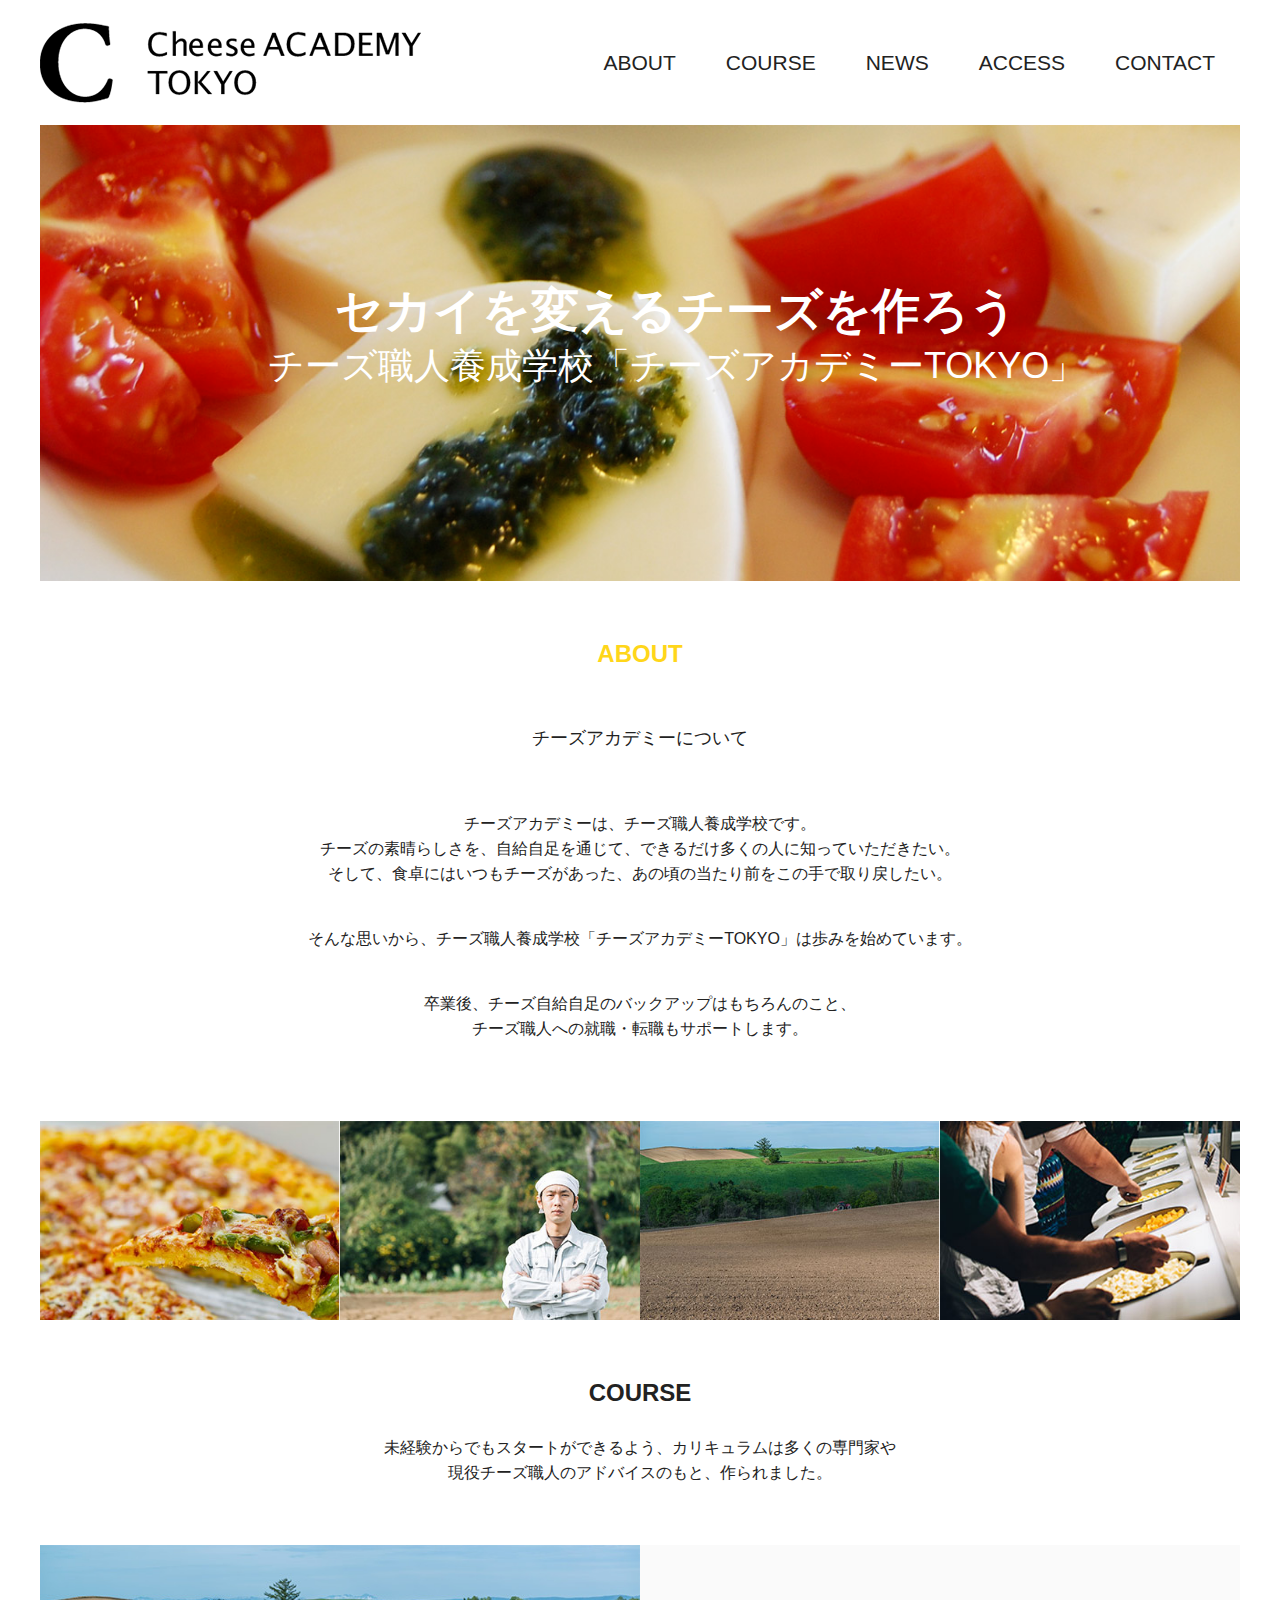
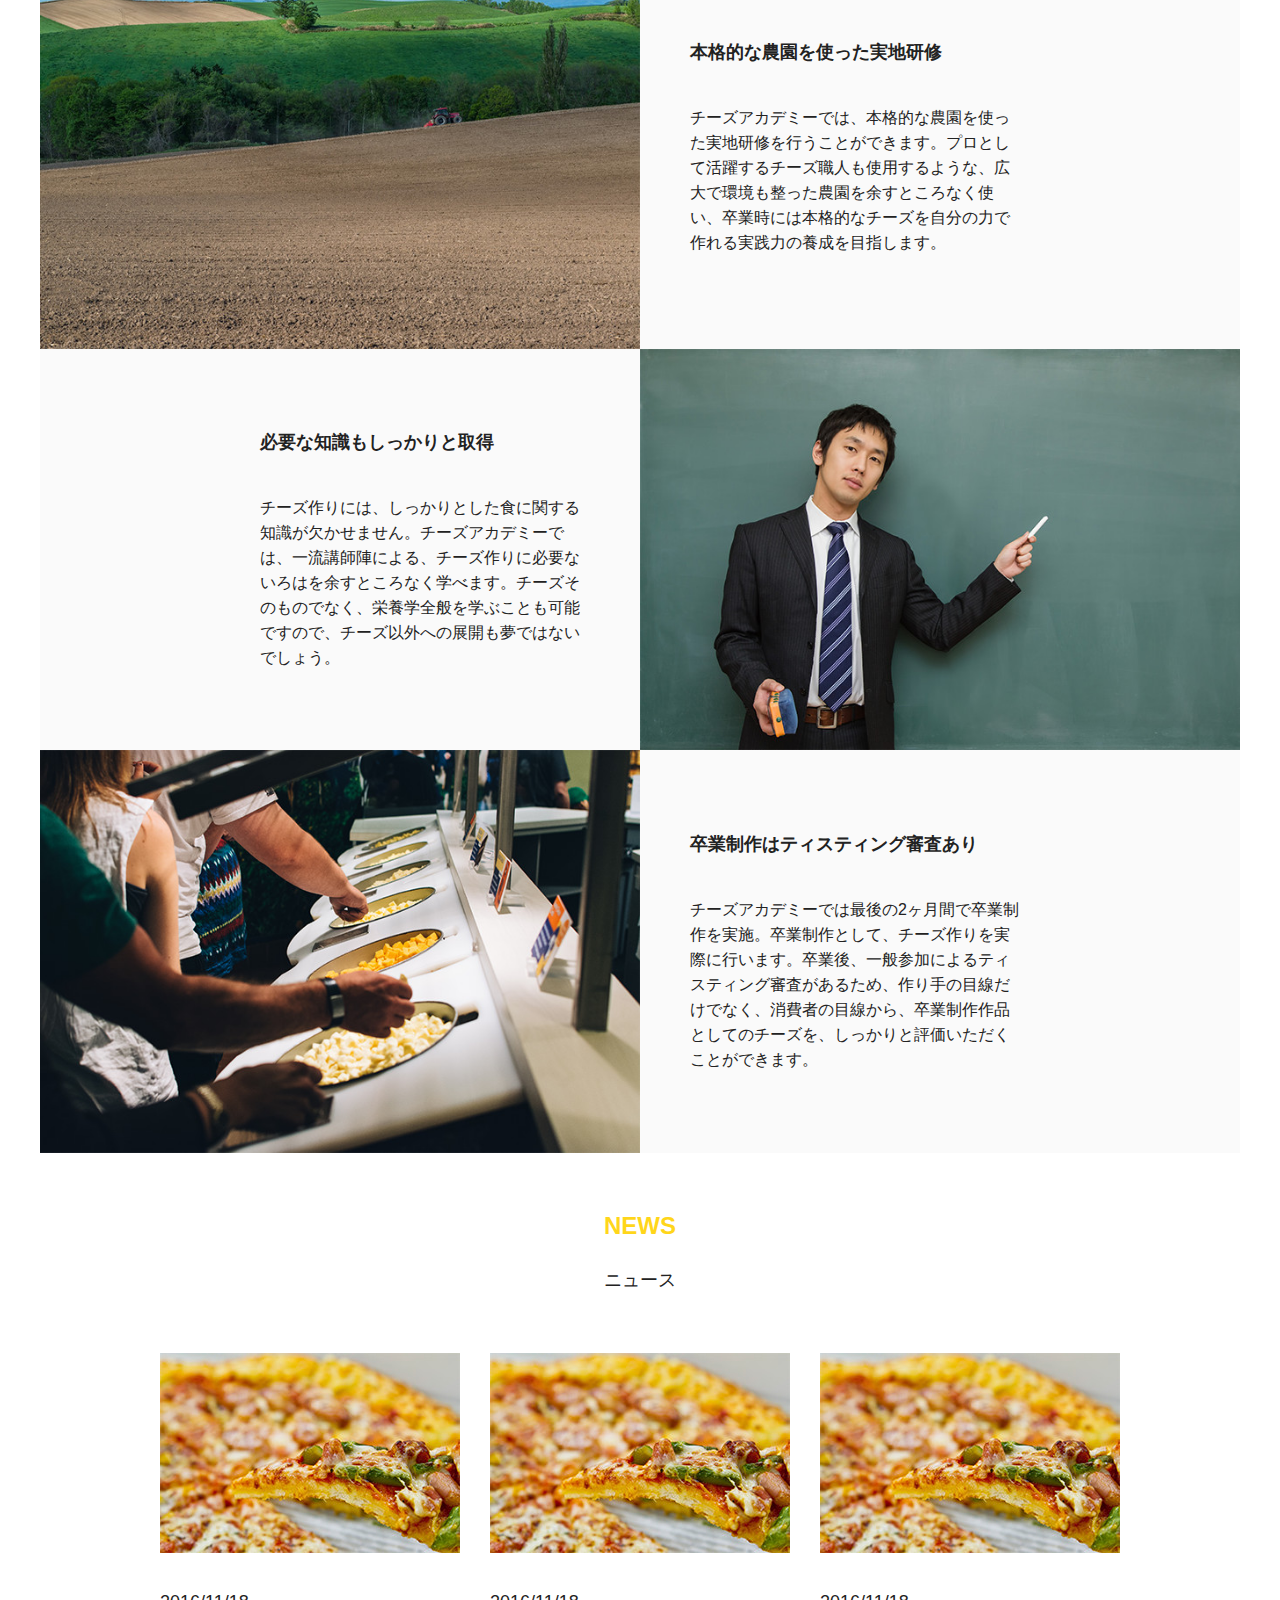
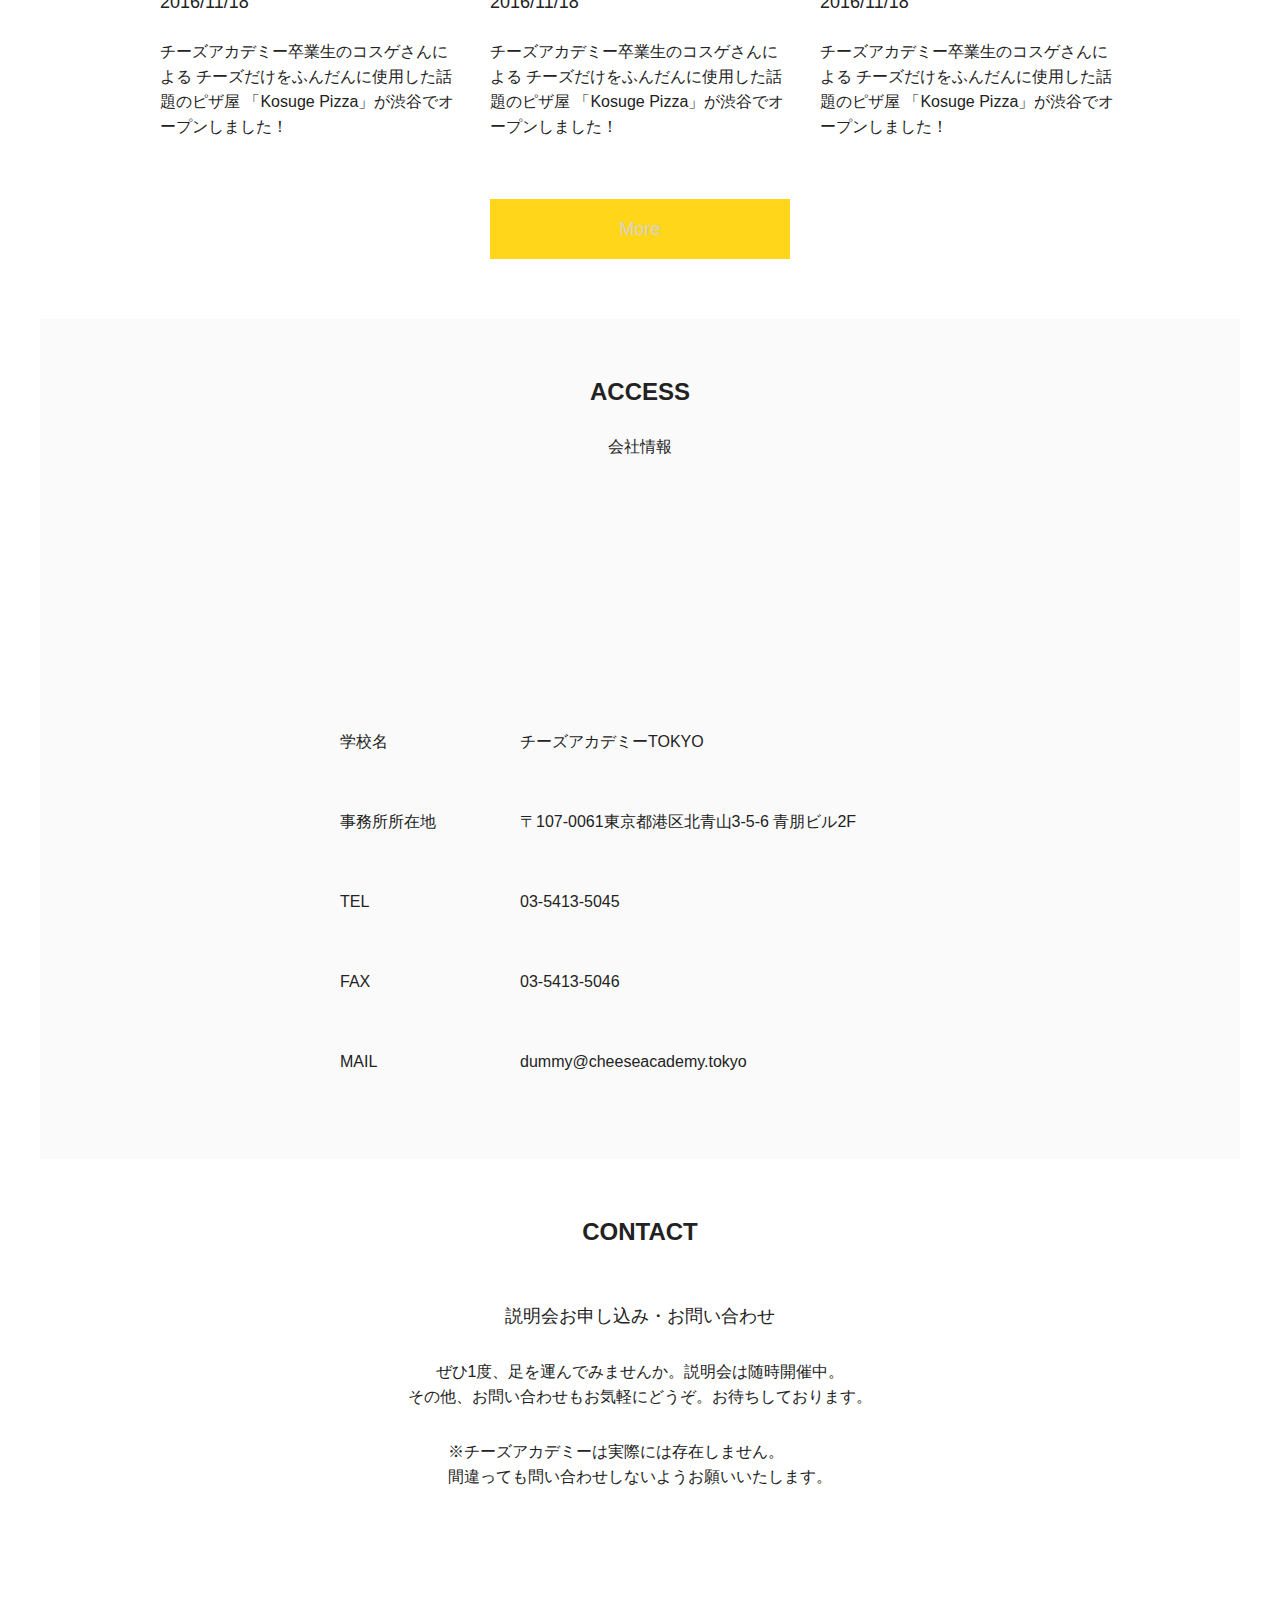
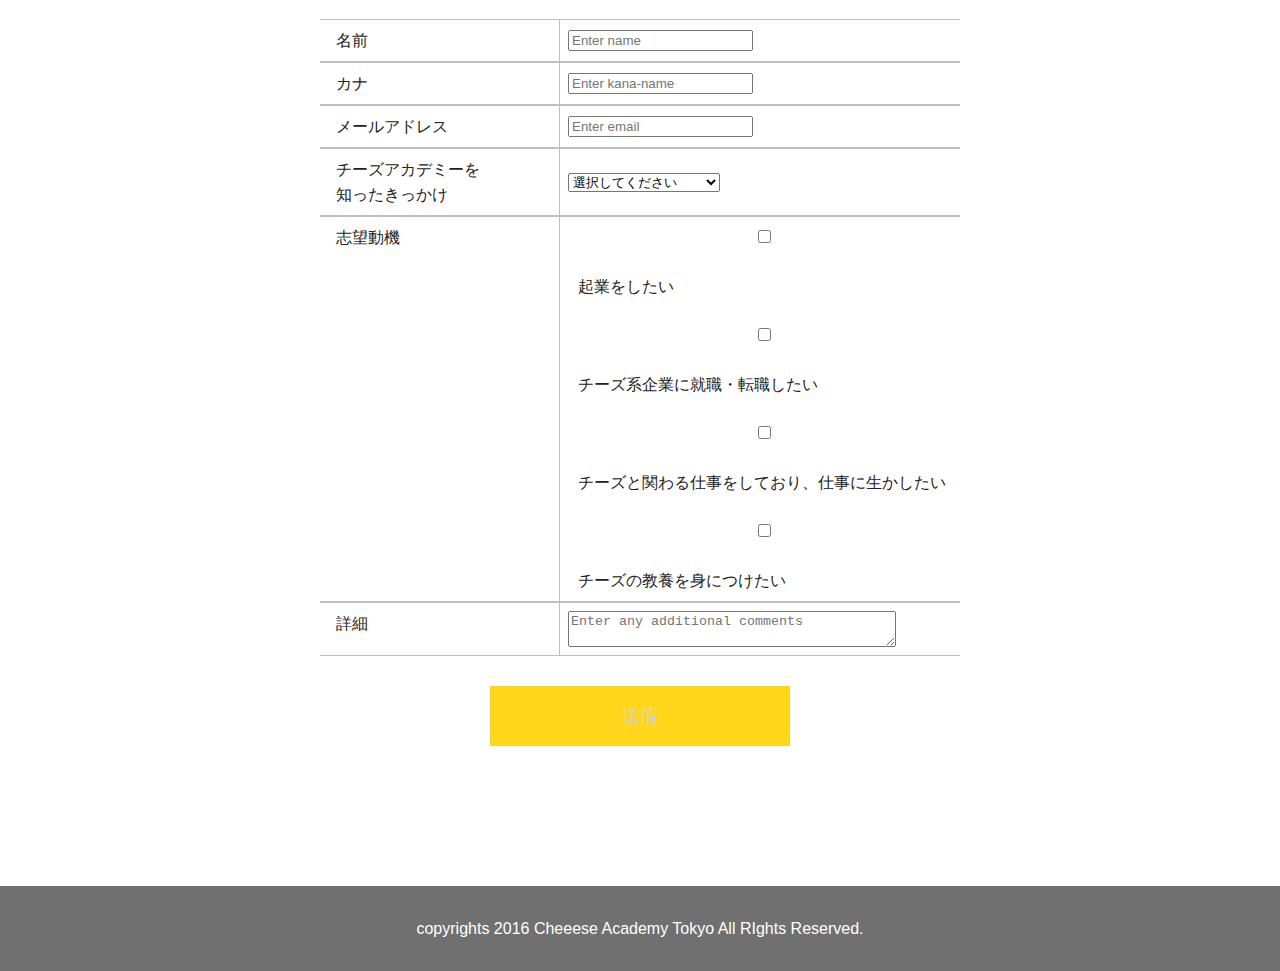
<file: 18_matsuoka/index.html>
<!DOCTYPE html>
<html lang="ja">
<!-- 最初の設定は終わっています　必要な方は触ってください -->

<head>
  <meta charset="UTF-8">
  <meta name="viewport" content="width=device-width, initial-scale=1.0">
  <meta http-equiv="X-UA-Compatible" content="ie=edge">
  <title>チーズアカデミー</title>
  <link rel="stylesheet" href="css/reset.css">
  <link rel="stylesheet" href="css/style.css">
</head>
<!-- 最初の設定は終わっています　必要な方は触ってください -->

<body>
  <!-- この中に記述していく -->
  <!-- ここから下にコードを書く -->
  <div class="wrap">

    <header>
      <!-- タイトルロゴ -->
      <img class="logo" src="img/header_logo.png" alt="タイトル画像">
      <!-- タイトルのメニュー -->
      <ul class="nav">
        <li><a href="#about">ABOUT</a></li>
        <li><a href="#course">COURSE</a></li>
        <li><a href="#news">NEWS</a></li>
        <li><a href="#access">ACCESS</a></li>
        <li><a href="#contact">CONTACT</a></li>
      </ul>
    </header>
    <!-- /#header -->

    <div class="mainvisual">
      <div class="title-char">
        <h1>セカイを変えるチーズを作ろう</h1>
        <h2>チーズ職人養成学校「チーズアカデミーTOKYO」</h2>
      </div>
    </div>
    <!-- /.mainvisual -->

    <div class="about">
      <h3 id="about" class="title-color">ABOUT</h3>
      <h4>チーズアカデミーについて</h4>
      <p>チーズアカデミーは、チーズ職人養成学校です。</p>
      <p>チーズの素晴らしさを、自給自足を通じて、できるだけ多くの人に知っていただきたい。</p>
      <p>そして、食卓にはいつもチーズがあった、あの頃の当たり前をこの手で取り戻したい。</p>
      <p class="summary">そんな思いから、チーズ職人養成学校「チーズアカデミーTOKYO」は歩みを始めています。</p>
      <p>卒業後、チーズ自給自足のバックアップはもちろんのこと、</p>
      <p>チーズ職人への就職・転職もサポートします。</p>
      <div class="about-img">
        <img src="img/about_01.jpg" alt="">
        <img src="img/about_02.jpg" alt="">
        <img src="img/about_03.jpg" alt="">
        <img src="img/about_04.jpg" alt="">
      </div>
    </div>

    <div class="course">
      <h3 id="course">COURSE</h3>
      <p>未経験からでもスタートができるよう、カリキュラムは多くの専門家や</p>
      <p>現役チーズ職人のアドバイスのもと、作られました。</p>
      <div class="course-wraps">
        <div class="course-part"><img src="img/course_01.jpg" alt=""></div>
        <div class="course-part">
          <div class="part-text set-right">
            <h4>本格的な農園を使った実地研修</h4>
            <p>チーズアカデミーでは、本格的な農園を使った実地研修を行うことができます。プロとして活躍するチーズ職人も使用するような、広大で環境も整った農園を余すところなく使い、卒業時には本格的なチーズを自分の力で作れる実践力の養成を目指します。
            </p>
          </div>
        </div>
        <div class="course-part">
          <div class="part-text set-left">
            <h4>必要な知識もしっかりと取得</h4>
            <p>チーズ作りには、しっかりとした食に関する知識が欠かせません。チーズアカデミーでは、一流講師陣による、チーズ作りに必要ないろはを余すところなく学べます。チーズそのものでなく、栄養学全般を学ぶことも可能ですので、チーズ以外への展開も夢ではないでしょう。
            </p>
          </div>
        </div>
        <div class="course-part"><img src="img/course_02.jpg" alt=""></div>
        <div class="course-part"><img src="img/course_03.jpg" alt=""></div>
        <div class="course-part">
          <div class="part-text set-right">
            <h4>卒業制作はティスティング審査あり</h4>
            <p>チーズアカデミーでは最後の2ヶ月間で卒業制作を実施。卒業制作として、チーズ作りを実際に行います。卒業後、一般参加によるティスティング審査があるため、作り手の目線だけでなく、消費者の目線から、卒業制作作品としてのチーズを、しっかりと評価いただくことができます。
            </p>
          </div>
        </div>
      </div>
    </div>

    <div class="news">
      <h3 id="news" class="title-color">NEWS</h3>
      <h4>ニュース</h4>
      <div class="news-img-wraps">
        <div class="news-part">
          <div class="img-part"><img src="img/news_img.jpg" alt=""></div>
          <div class="text-outer">
            <div class="date-part">2016/11/18</div>
            <div class="text-part">チーズアカデミー卒業生のコスゲさんによる
              チーズだけをふんだんに使用した話題のピザ屋
              「Kosuge Pizza」が渋谷でオープンしました！</div>
          </div>
        </div>
        <div class="news-part">
          <div class="img-part"><img src="img/news_img.jpg" alt=""></div>
          <div class="text-outer">
            <div class="date-part">2016/11/18</div>
            <div class="text-part">チーズアカデミー卒業生のコスゲさんによる
              チーズだけをふんだんに使用した話題のピザ屋
              「Kosuge Pizza」が渋谷でオープンしました！</div>
          </div>
        </div>
        <div class="news-part">
          <div class="img-part"><img src="img/news_img.jpg" alt=""></div>
          <div class="text-outer">
            <div class="date-part">2016/11/18</div>
            <div class="text-part">チーズアカデミー卒業生のコスゲさんによる
              チーズだけをふんだんに使用した話題のピザ屋
              「Kosuge Pizza」が渋谷でオープンしました！</div>
          </div>
        </div>
      </div>
    </div>

    <div class="cta-btn more-btn">More</div>

    <div class="access">
      <h3 id="access">ACCESS</h3>
      <h4>会社情報</h4>
      <iframe src="https://www.google.com/maps/embed?pb=!1m18!1m12!1m3!1d3241.3923456257426!2d139.71166271427066!3d35.667340138343!2m3!1f0!2f0!3f0!3m2!1i1024!2i768!4f13.1!3m3!1m2!1s0x60188c9faa249f2b%3A0xc415d41a1217b607!2z44CSMTA3LTAwNjEg5p2x5Lqs6YO95riv5Yy65YyX6Z2S5bGx77yT5LiB55uu77yV4oiS77yWIDJm!5e0!3m2!1sja!2sjp!4v1654955114992!5m2!1sja!2sjp" width="100%" style="border:0;" allowfullscreen="" loading="lazy" referrerpolicy="no-referrer-when-downgrade"></iframe>
      <div class="info-wraps">
        <div class="item-name">学校名</div>
        <div class="item-text">チーズアカデミーTOKYO</div>
        <div class="item-name">事務所所在地</div>
        <div class="item-text">〒107-0061東京都港区北青山3-5-6 青朋ビル2F</div>
        <div class="item-name">TEL</div>
        <div class="item-text">03-5413-5045</div>
        <div class="item-name">FAX</div>
        <div class="item-text">03-5413-5046</div>
        <div class="item-name">MAIL</div>
        <div class="item-text">dummy@cheeseacademy.tokyo</div>
      </div>
    </div>
    <!-- /.content -->
    <div class="contact">
      <h3 id="contact">CONTACT</h3>
      <h4>説明会お申し込み・お問い合わせ</h4>
      <p>ぜひ1度、足を運んでみませんか。説明会は随時開催中。</p>
      <p>その他、お問い合わせもお気軽にどうぞ。お待ちしております。</p>
      <div class="note">
        <p>※チーズアカデミーは実際には存在しません。</p>
        <p>間違っても問い合わせしないようお願いいたします。</p>  
      </div>
    </div>

    <div class="form-wraps">
      <div class="form-name"><p>名前</p></div>
      <div class="form-control">
        <input type="text" id="name" placeholder="Enter name">
      </div>
      <div class="form-name"><p>カナ</p></div>
      <div class="form-control">
        <input type="text" id="kana-name" placeholder="Enter kana-name">
      </div>
      <div class="form-name"><p>メールアドレス</p></div>
      <div class="form-control">
        <input type="text" id="email" placeholder="Enter email">
      </div>
      
      <div class="form-name"><p>チーズアカデミーを<br />知ったきっかけ</p></div>
      <div class="form-control">
        <select id="reason-detail">
          <option value="選択してください">選択してください</option>
          <option value="google検索">google検索</option>
          <option value="SNS">SNS</option>
          <option value="紹介">紹介</option>
          <option value="たまたま通りかかった">たまたま通りかかった</option>
          <option value="その他">その他</option>
        </select>
    　</div>
      <div class="form-name" id="reason-for-applying"><p>志望動機</p></div>
      <div class="form-control">
        <div class="check-wraps">
          <div class="checkbox"><input type="checkbox" value="起業をしたい"></div>
          <div class="reason-for-datail">起業をしたい</div>
          <div class="checkbox"><input type="checkbox" value="チーズ系企業に就職・転職したい"></div>
          <div class="reason-for-datail">チーズ系企業に就職・転職したい</div>
          <div class="checkbox"><input type="checkbox" value="チーズと関わる仕事をしており、仕事に生かしたい"></div>
          <div class="reason-for-datail">チーズと関わる仕事をしており、仕事に生かしたい</div>
          <div class="checkbox"><input type="checkbox" value="チーズの教養を身につけたい"></div>
          <div class="reason-for-datail">チーズの教養を身につけたい</div>
        </div>
      </div>
      <div class="form-name"><p>詳細</p></div>
      <div class="form-control">
        <textarea id="t_message" name="comments" placeholder="Enter any additional comments" style="width: 328px;height: 36px;"></textarea>
      </div>
    </div>

    <div class="cta-btn send-btn">送信</div>

  </div>

  <footer>
      <p>copyrights 2016 Cheeese Academy Tokyo All RIghts Reserved.</p>
  </footer>
      <!-- /#footer -->

  <!-- ここから上にコードを書く -->
  <!-- この中に記述していく -->
  <script src="https://code.jquery.com/jquery-3.2.1.min.js"></script>
  <script src="js/main.js"></script>
</body>

</html>
</file>
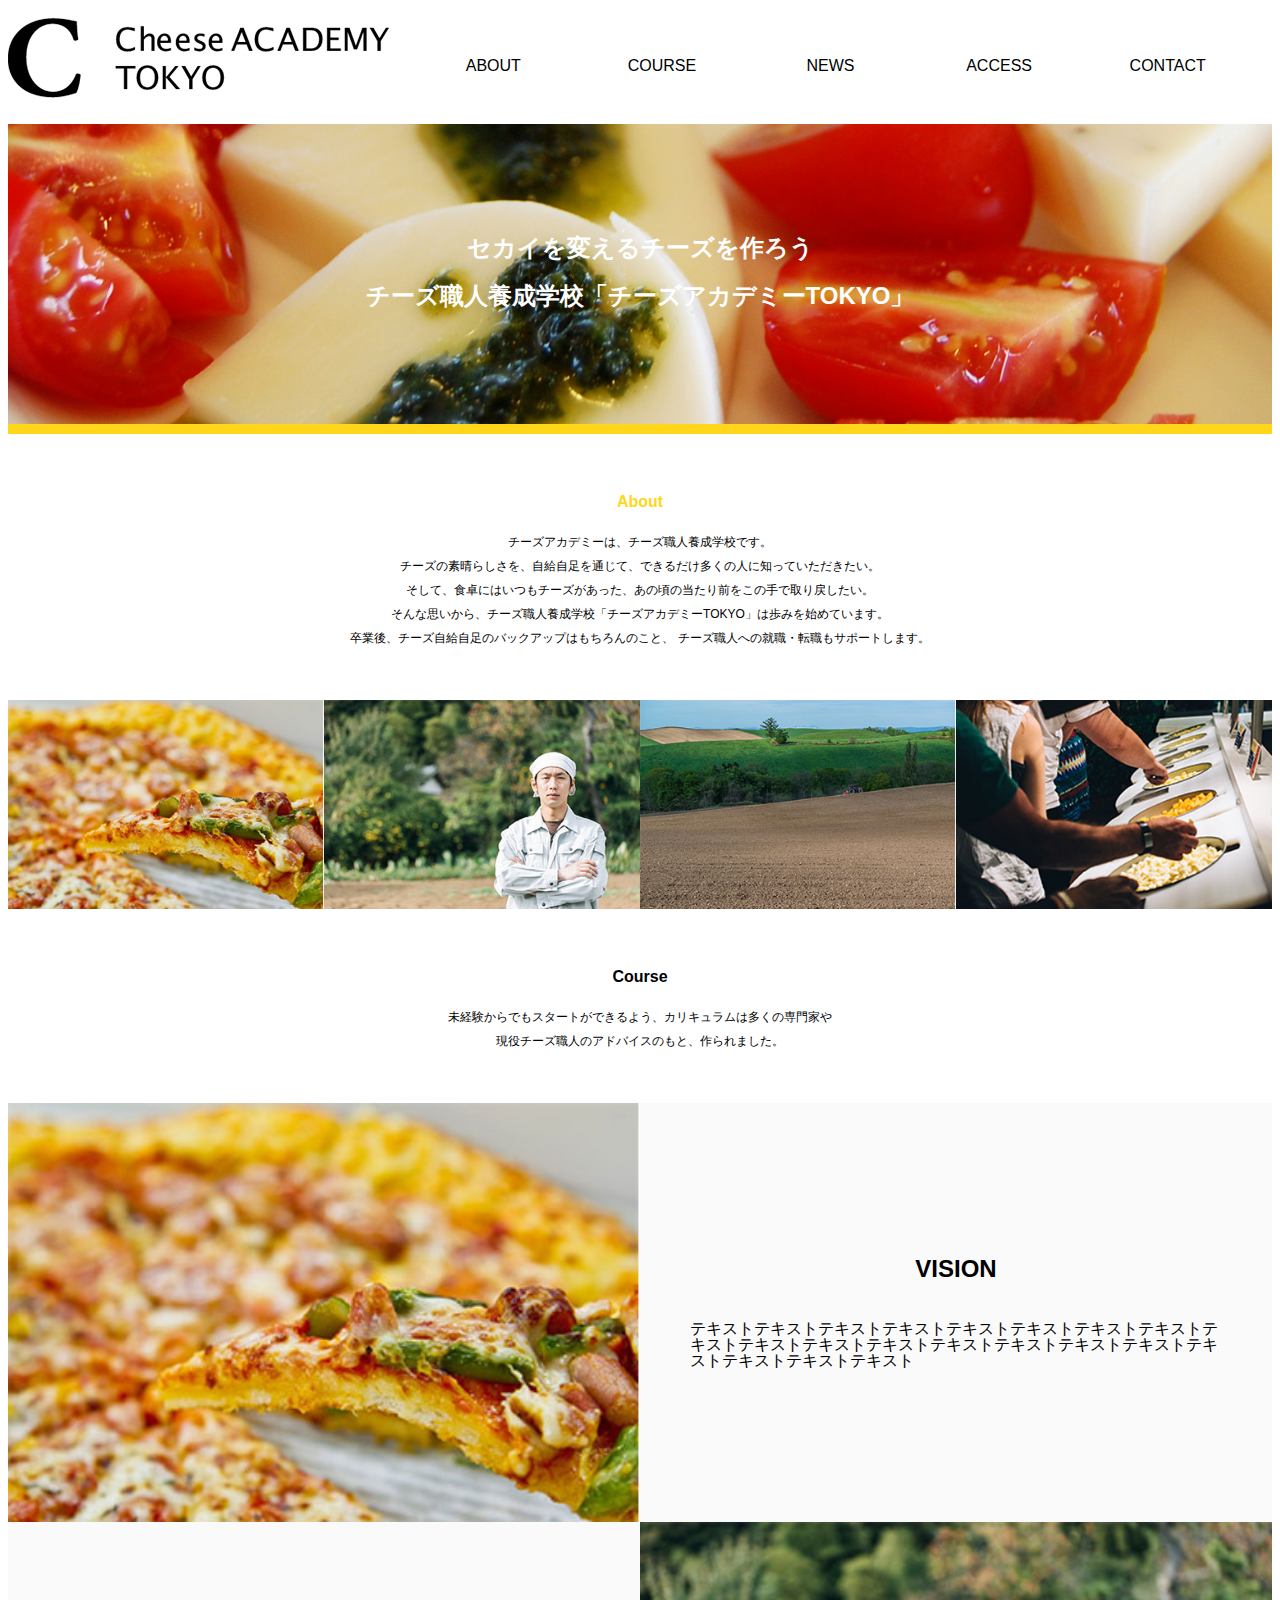
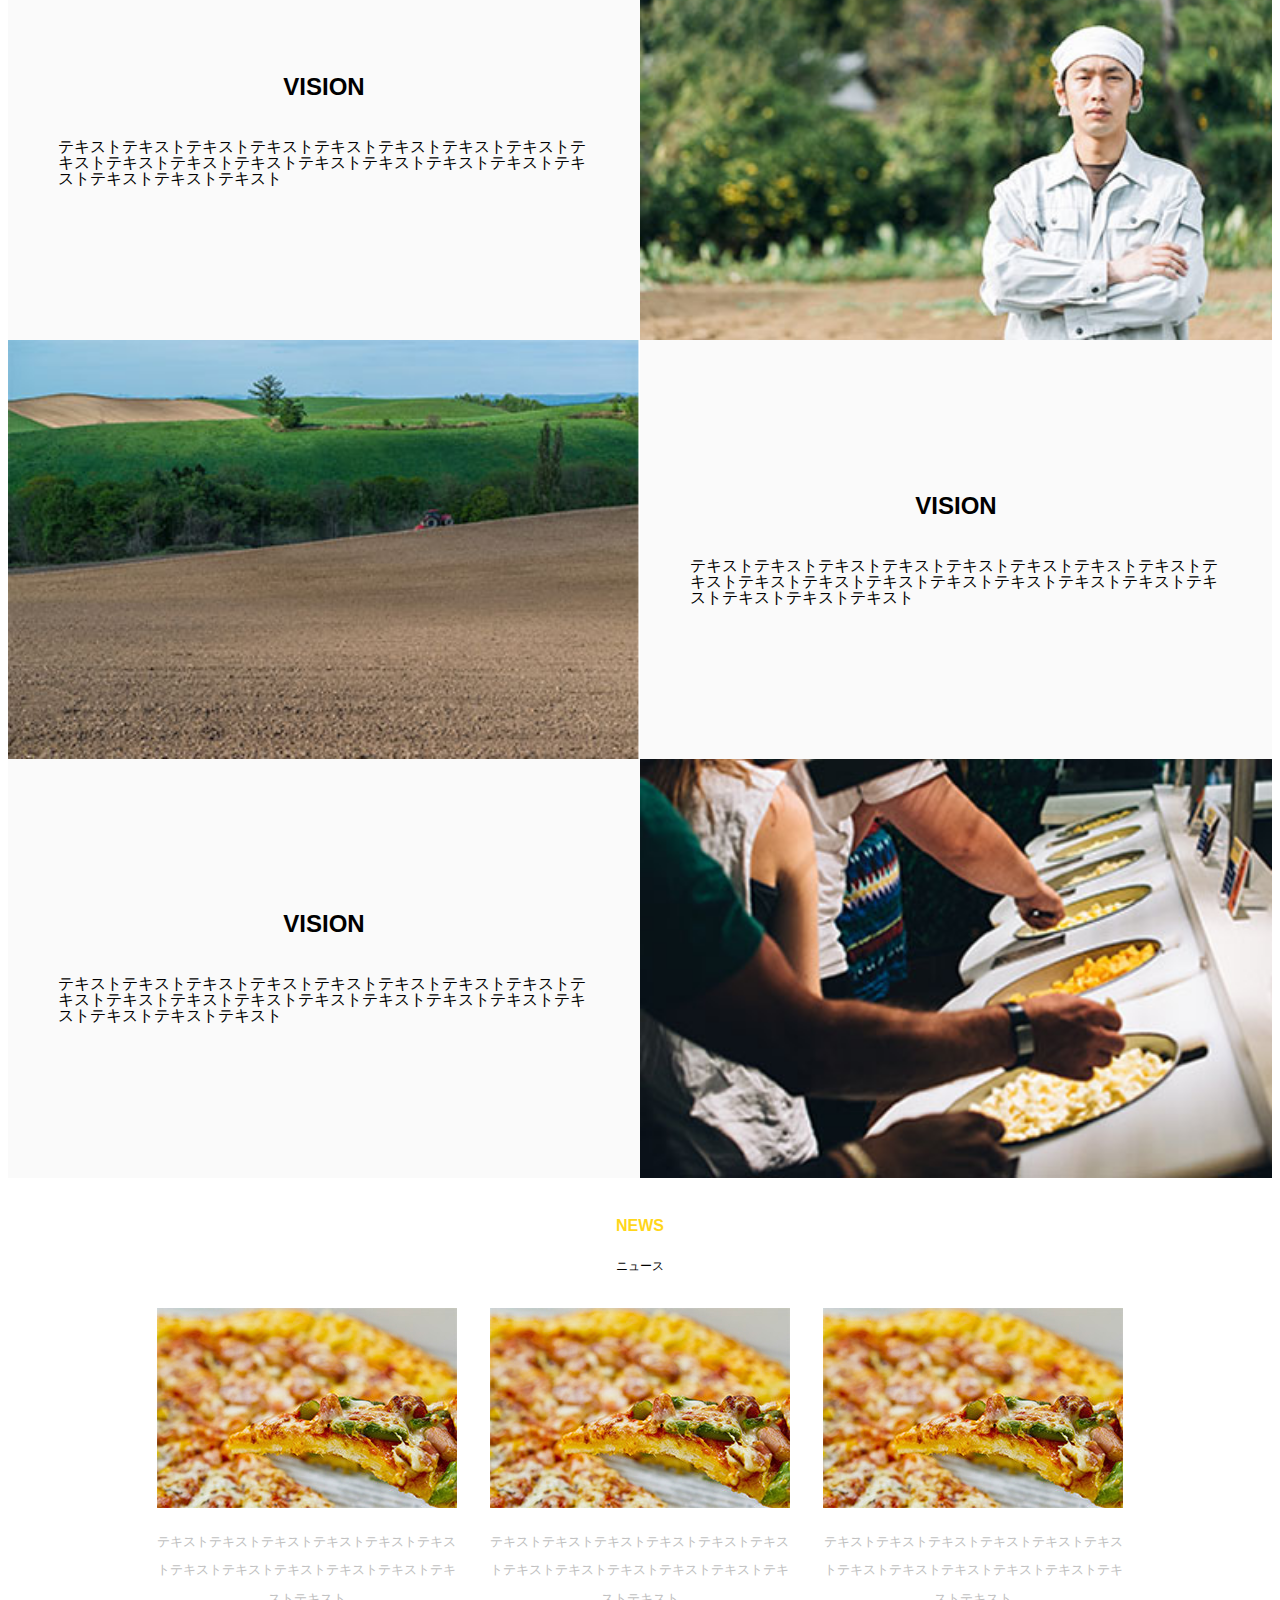
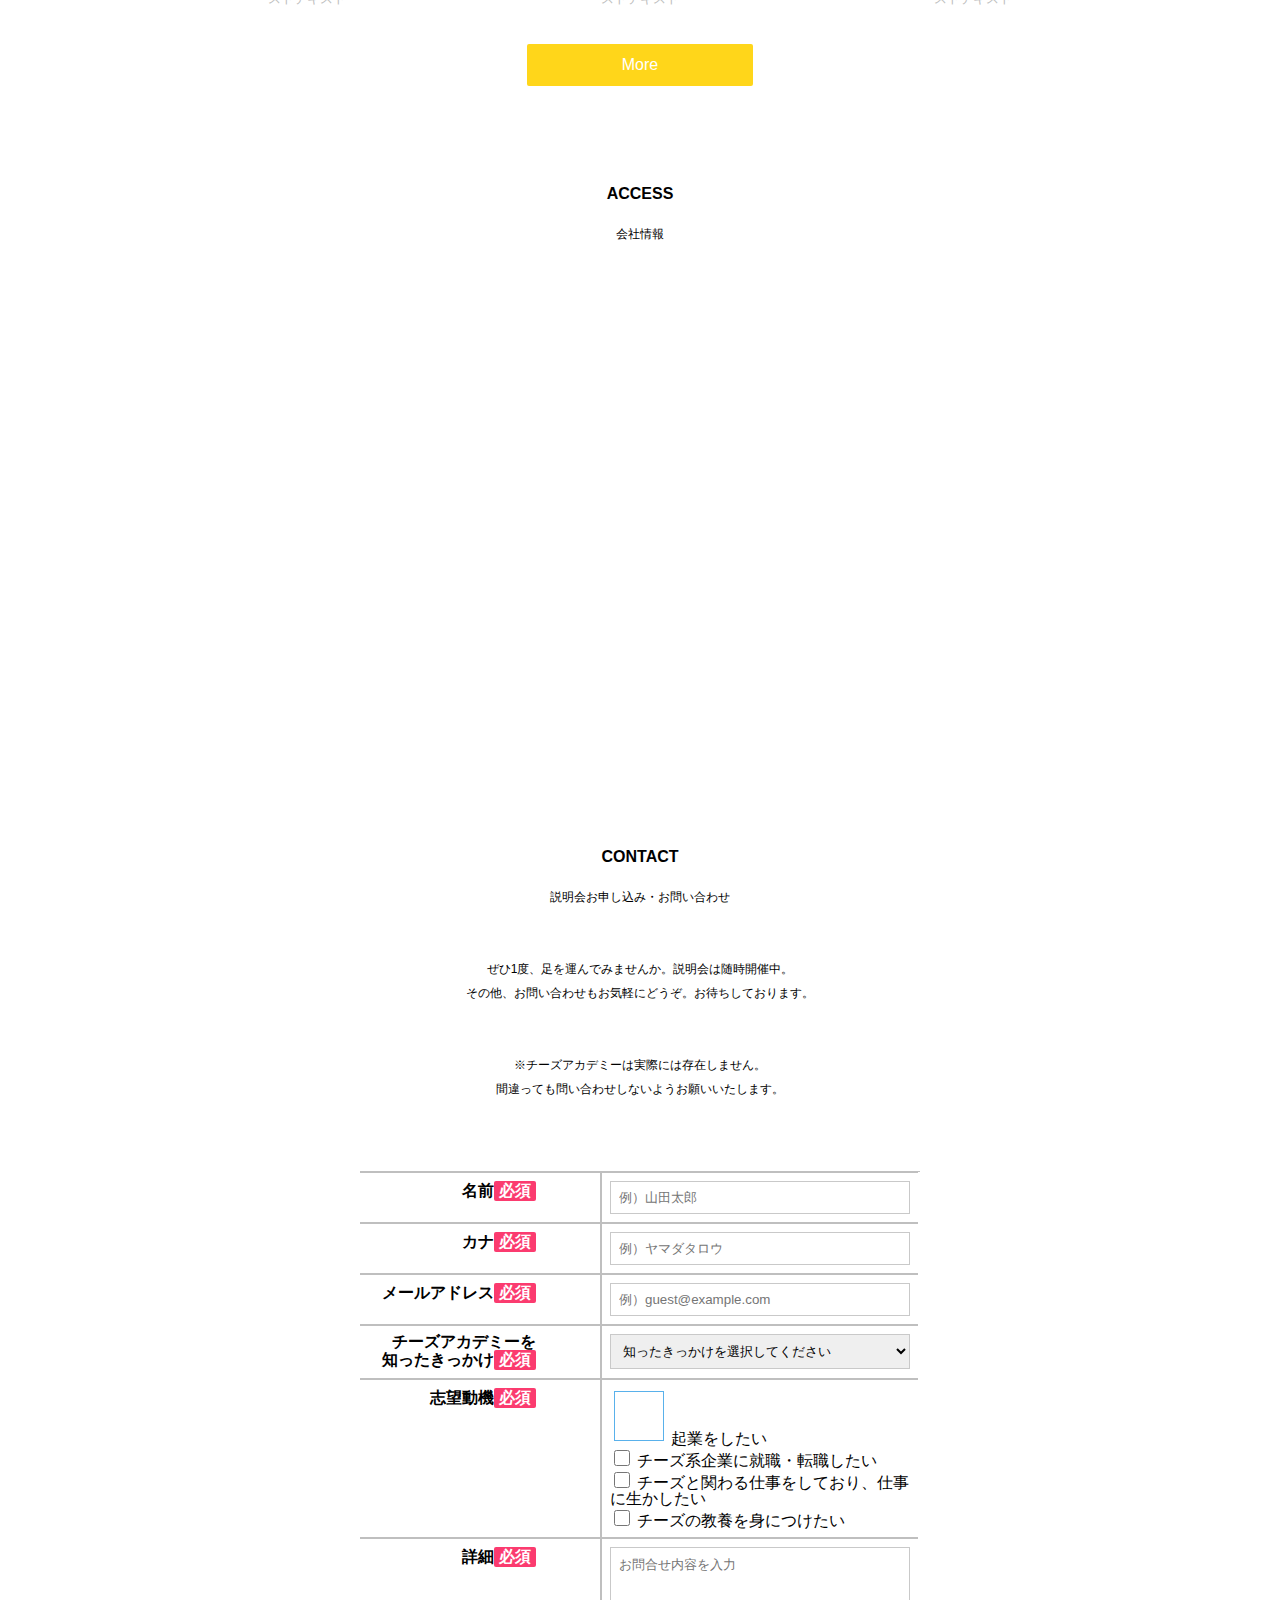
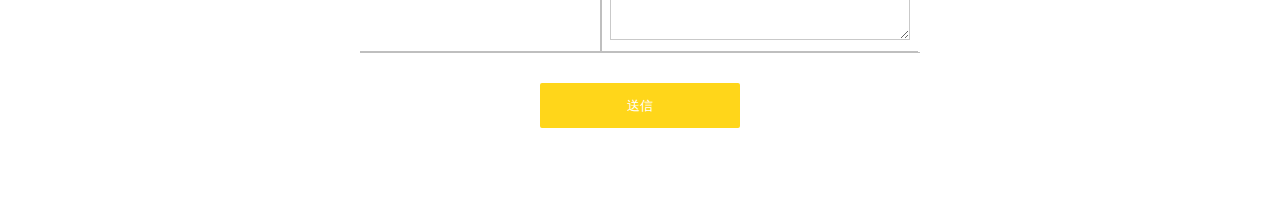
<file: html_name_00/index.html>
<!DOCTYPE html>
<html lang="ja">
<!-- 最初の設定は終わっています　必要な方は触ってください -->

<head>
  <meta charset="UTF-8">
  <meta name="viewport" content="width=device-width, initial-scale=1.0">
  <meta http-equiv="X-UA-Compatible" content="ie=edge">
  <title>チーズアカデミー</title>
  <link rel="stylesheet" href="css/reset.css">
  <link rel="stylesheet" href="css/style.css">
</head>
<!-- 最初の設定は終わっています　必要な方は触ってください -->

<body>
  <!-- この中に記述していく -->
  <!-- ここから下にコードを書く -->
  <div class="">
    <h1 class="logo">
      <img src="img/header_logo.png" alt="Cheese Academy Tokyo">
    </h1>
    <div class="wrap">

      <ul class="note_wrap">
        <li class="nav-item">ABOUT</li>
        <li class="nav-item">COURSE</li>
        <li class="nav-item">NEWS</li>
        <li class="nav-item">ACCESS</li>
        <li class="nav-item">CONTACT</li>
      </ul>
    </div>
  </div>
  <!-- メインセクション -->
  <section id="main_visual">
    <div class="">
      <!-- <div class="inner"> -->
      <div class="backimage">
        <h2 class="catch">セカイを変えるチーズを作ろう<br>チーズ職人養成学校「チーズアカデミーTOKYO」</h2>
      </div>
    </div>
    <!-- <img src="img/mainbg.png" alt="mainbg"> -->
  </section>

  <div class="plain-class">
    <h3 class="font-yellow">About</h3>
    <p class="plain-text">チーズアカデミーは、チーズ職人養成学校です。<br />
      チーズの素晴らしさを、自給自足を通じて、できるだけ多くの人に知っていただきたい。<br />
      そして、食卓にはいつもチーズがあった、あの頃の当たり前をこの手で取り戻したい。<br />
      そんな思いから、チーズ職人養成学校「チーズアカデミーTOKYO」は歩みを始めています。<br />
      卒業後、チーズ自給自足のバックアップはもちろんのこと、
      チーズ職人への就職・転職もサポートします。</p>
  </div>

  <div class="container1">
    <!-- <div class="row">
      <img src="img/about_04.jpg" alt="about_04" class="quote">
      <img src="img/about_03.jpg" alt="about_04" class="quote">
      <img src="img/about_02.jpg" alt="about_04" class="quote">
      <img src="img/about_01.jpg" alt="about_04" class="quote">
    </div> -->

    <div class="row">
      <div class="col">
        <img src="img/about_04.jpg" alt="about_04" class="quote">
        <img src="img/about_03.jpg" alt="about_03" class="quote">
        <img src="img/about_02.jpg" alt="about_02" class="quote">
        <img src="img/about_01.jpg" alt="about_01" class="quote">
      </div>
    </div>


  </div>
  </div>

  <div class="plain-class">
    <h3>Course</h3>
    <p class="plain-text">未経験からでもスタートができるよう、カリキュラムは多くの専門家や<br />
      現役チーズ職人のアドバイスのもと、作られました。</p>
  </div>

  <!-- 2段写真1 -->
  <section class="wrapper">
    <div class="container-img">
      <div class="content">
        <div class="content-item">
          <img src="img/about_04.jpg" class="image">
        </div>
        <div class="content-item">
          <div class="text">
            <h2 class="heading">VISION</h2>
            <p>テキストテキストテキストテキストテキストテキストテキストテキストテキストテキストテキストテキストテキストテキストテキストテキストテキストテキストテキストテキスト</p>
          </div>
        </div>
      </div>
  </section>


  <!-- 2段写真2-右 -->
  <section class="right">
    <div class="container-img">
      <div class="content-right">
        <div class="content-item">
          <img src="img/about_03.jpg" class="image">
        </div>
        <div class="content-item">
          <div class="text">
            <h2 class="heading">VISION</h2>
            <p>テキストテキストテキストテキストテキストテキストテキストテキストテキストテキストテキストテキストテキストテキストテキストテキストテキストテキストテキストテキスト</p>
          </div>
        </div>
      </div>
  </section>


  <!-- 2段写真3 -->
  <section class="wrapper">
    <div class="container-img">
      <div class="content">
        <div class="content-item">
          <img src="img/about_02.jpg" class="image">
        </div>
        <div class="content-item">
          <div class="text">
            <h2 class="heading">VISION</h2>
            <p>テキストテキストテキストテキストテキストテキストテキストテキストテキストテキストテキストテキストテキストテキストテキストテキストテキストテキストテキストテキスト</p>
          </div>
        </div>
      </div>
  </section>


  <!-- 2段写真4 -->
  <section class="right">
    <div class="container-img">
      <div class="content-right">
        <div class="content-item">
          <img src="img/about_01.jpg" class="image">
        </div>
        <div class="content-item">
          <div class="text">
            <h2 class="heading">VISION</h2>
            <p>テキストテキストテキストテキストテキストテキストテキストテキストテキストテキストテキストテキストテキストテキストテキストテキストテキストテキストテキストテキスト</p>
          </div>
        </div>
      </div>
  </section>

  </div>


  <!-- TODO:hoverつける -->
  <section class="news">
    <div class="container">
      <div class="content">
        <h3 class="font-yellow">NEWS</h3>
        <div class="">
        <!-- <div class="plain-class"> -->
          <p class="plain-text">ニュース</p>
        </div>
        <div class="list">
          <div class="list-item">
            <img src="img/news_img.jpg" class="image">
            <div class="text">テキストテキストテキストテキストテキストテキストテキストテキストテキストテキストテキストテキストテキスト</div>
          </div>
          <div class="list-item">
            <img src="img/news_img.jpg" class="image">
            <div class="text">テキストテキストテキストテキストテキストテキストテキストテキストテキストテキストテキストテキストテキスト</div>
          </div>
          <div class="list-item">
            <img src="img/news_img.jpg" class="image">
            <div class="text">テキストテキストテキストテキストテキストテキストテキストテキストテキストテキストテキストテキストテキスト</div>
          </div>
        </div>
        <div id="hover" class="button">More
          <!-- <a target="" rel="" class="" href="">
            <span class="plain-text">ポートフォリオ一覧</span>
          </a> -->
        </div>
      </div>
    </div>
  </section>

  <div class="plain-class">
    <h3>ACCESS</h3>
    <p class="plain-text">会社情報</p>
    <div class="map">
      <iframe
      src="https://www.google.com/maps/embed?pb=!1m18!1m12!1m3!1d103724.53834895315!2d139.58199966249998!3d35.66735300000001!2m3!1f0!2f0!3f0!3m2!1i1024!2i768!4f13.1!3m3!1m2!1s0x60188d7eaf6941cf%3A0x4d0182e5dea5e6cb!2sChees%20ACADEMY%20TOKYO!5e0!3m2!1sja!2sjp!4v1655221797489!5m2!1sja!2sjp"
      width="100%" height="450" style="border:0;" allowfullscreen="" loading="lazy"
      referrerpolicy="no-referrer-when-downgrade"></iframe>
    </div>
  </div>


<section id="contact" class="contact">
  <div class="form-wrapper">
    <form action="confirm.php" method="post" name="form" onsubmit="return validate()">
      <h3>CONTACT</h3>
      <p class="plain-text">説明会お申し込み・お問い合わせ<br />
        <br />
        <br />
        ぜひ1度、足を運んでみませんか。説明会は随時開催中。<br />
        その他、お問い合わせもお気軽にどうぞ。お待ちしております。<br />
        <br />
        <br />
        ※チーズアカデミーは実際には存在しません。<br />
        間違っても問い合わせしないようお願いいたします。
      </p>
      <div class="form">

        <dl class="form-inner">
          <dt class="form-title">
            <label>名前<span class="necessary">必須</span></label>
          </dt>
          <dd class="form-item">
            <input type="text" name="name" placeholder="例）山田太郎" value="" class="form-parts">
          </dd>
          <dt class="form-title">
            <label>カナ<span class="necessary">必須</span></label>
          </dt>
          <dd class="form-item">
            <input type="text" name="furigana" placeholder="例）ヤマダタロウ" value="" class="form-parts">
          </dd>
          <dt class="form-title">
            <label>メールアドレス<span class="necessary">必須</span></label>
          </dt>
          <dd class="form-item">
            <input type="text" name="email" placeholder="例）guest@example.com" value="" class="form-parts">
          </dd>
          <dt class="form-title">
            <label>チーズアカデミーを<br />知ったきっかけ<span class="necessary">必須</span></label>
          </dt>
          <dd class="form-item">
            <select name="item" class="form-parts">
              <option value="" class="form-parts">知ったきっかけを選択してください</option>
              <option value="1">google検索</option>
              <option value="2">SNS</option>
              <option value="3">紹介</option>
              <option value="4">たまたま通りかかった</option>
              <option value="5">その他</option>
            </select>
          </dd>
          <dt class="form-title">
            <label>志望動機<span class="necessary">必須</span></label>
          </dt>
          <dd class="form-item">
            <label for="1"><input type="checkbox" name="hook" class="checkbox" value="1" id="1" checked> 起業をしたい<br /></label>
            <label for="2"><input type="checkbox" name="hook" class="checkbox" id="2" value="2"> チーズ系企業に就職・転職したい<br /></label>
            <label for="3"><input type="checkbox" name="hook" class="checkbox" id="3" value="3"> チーズと関わる仕事をしており、仕事に生かしたい<br /></label>
            <label for="4"><input type="checkbox" name="hook" class="checkbox" id="4" value="4"> チーズの教養を身につけたい<br /></label>
          </dd>
          <dt class="form-title">
            <label>詳細<span class="necessary">必須</span></label>
          </dt>
          <dd class="form-item">
            <textarea name="content" rows="5" placeholder="お問合せ内容を入力" class="form-parts"></textarea>
          </dd>
        </dl>
      </div>
      <button type="submit" class="button button-submit">送信</button>
    </form>  
  </section>


    <!-- ここから上にコードを書く -->
    <!-- この中に記述していく -->
    <script src="https://code.jquery.com/jquery-3.2.1.min.js"></script>
    <script src="js/main.js"></script>
</body>

</html>
</file>
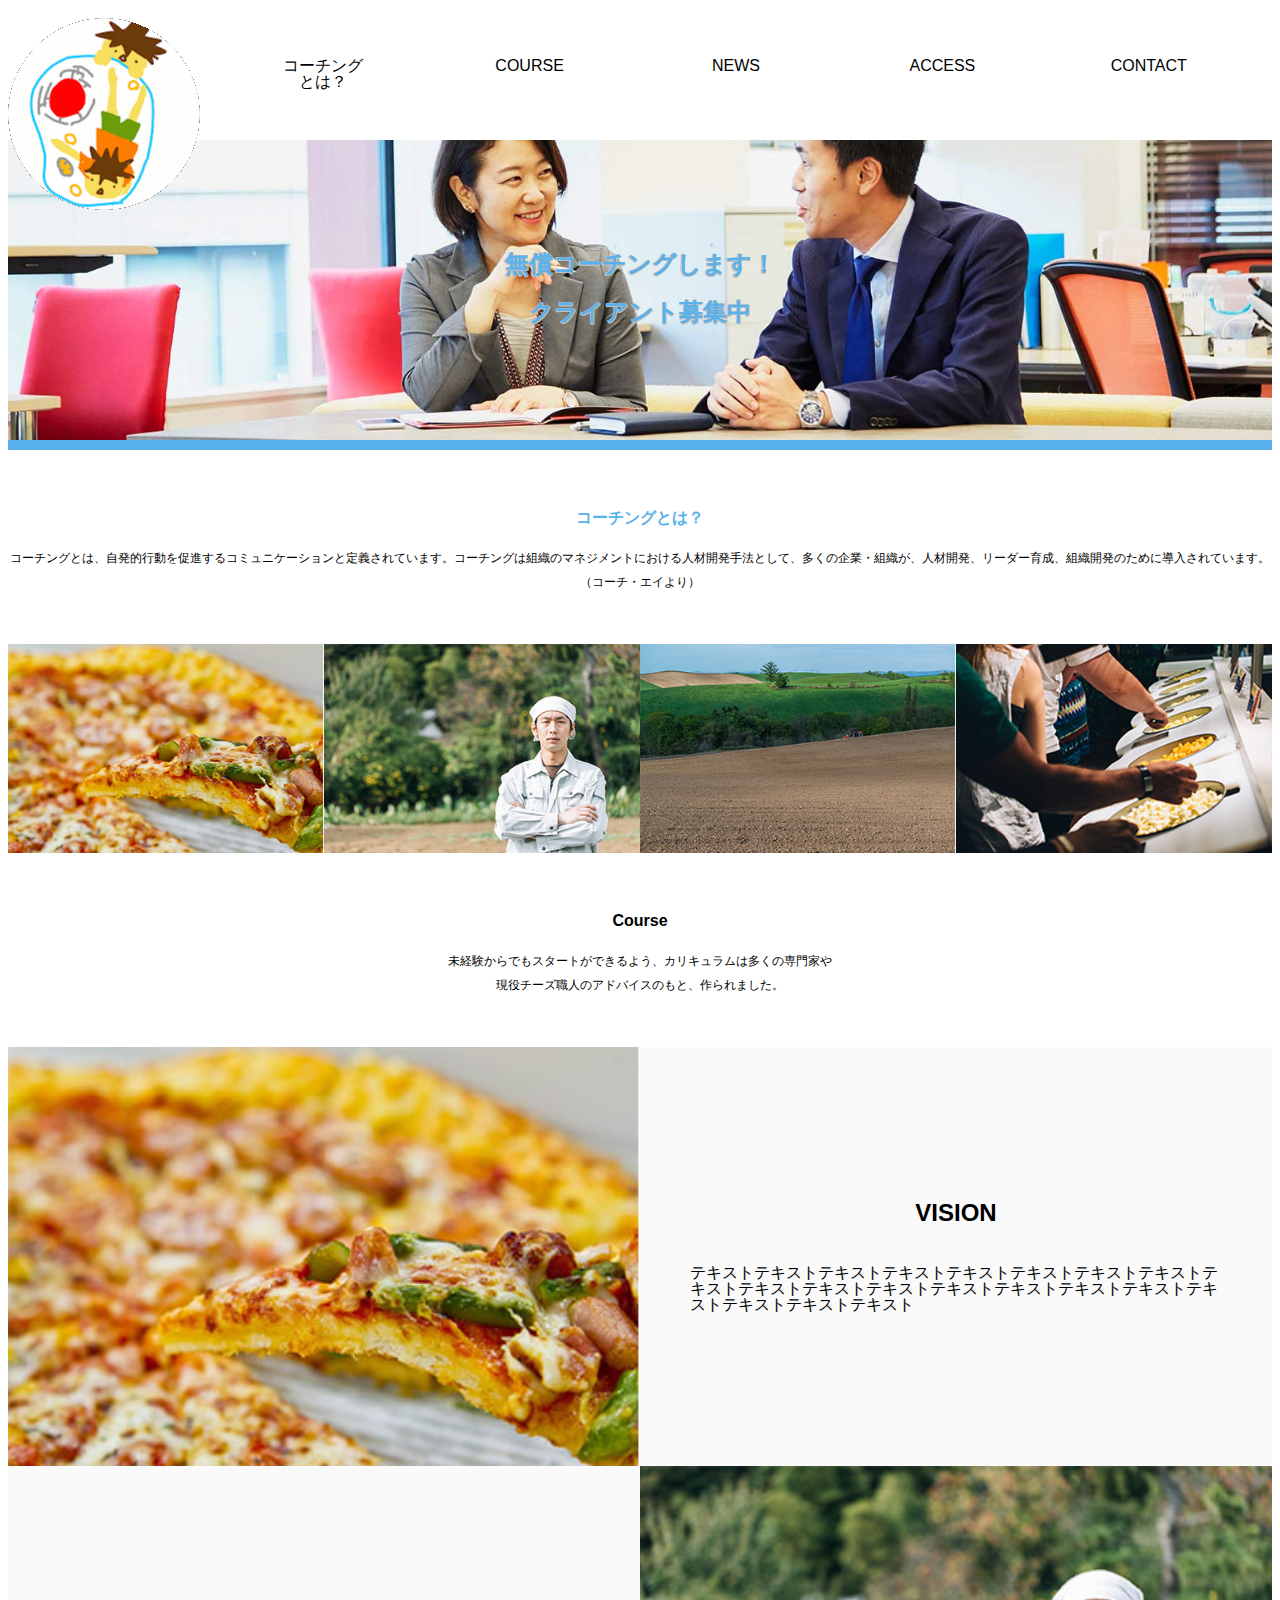
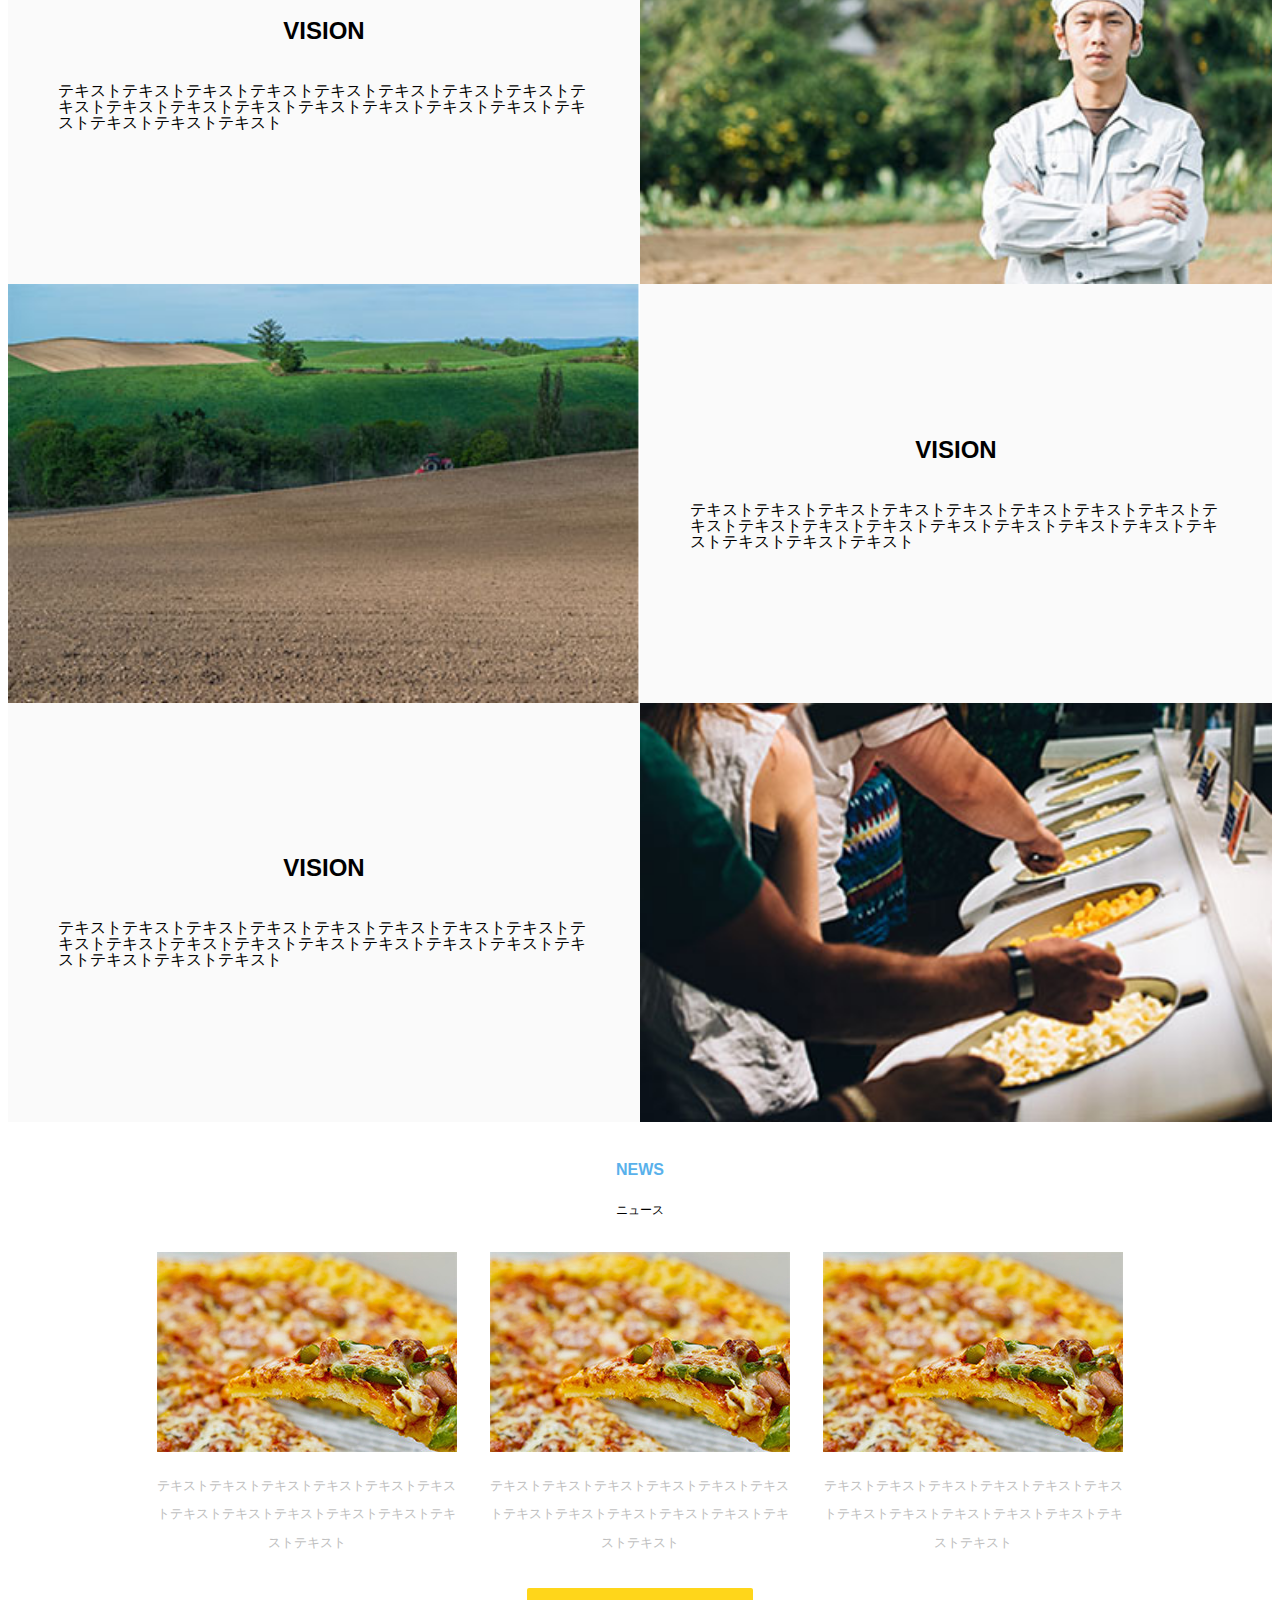
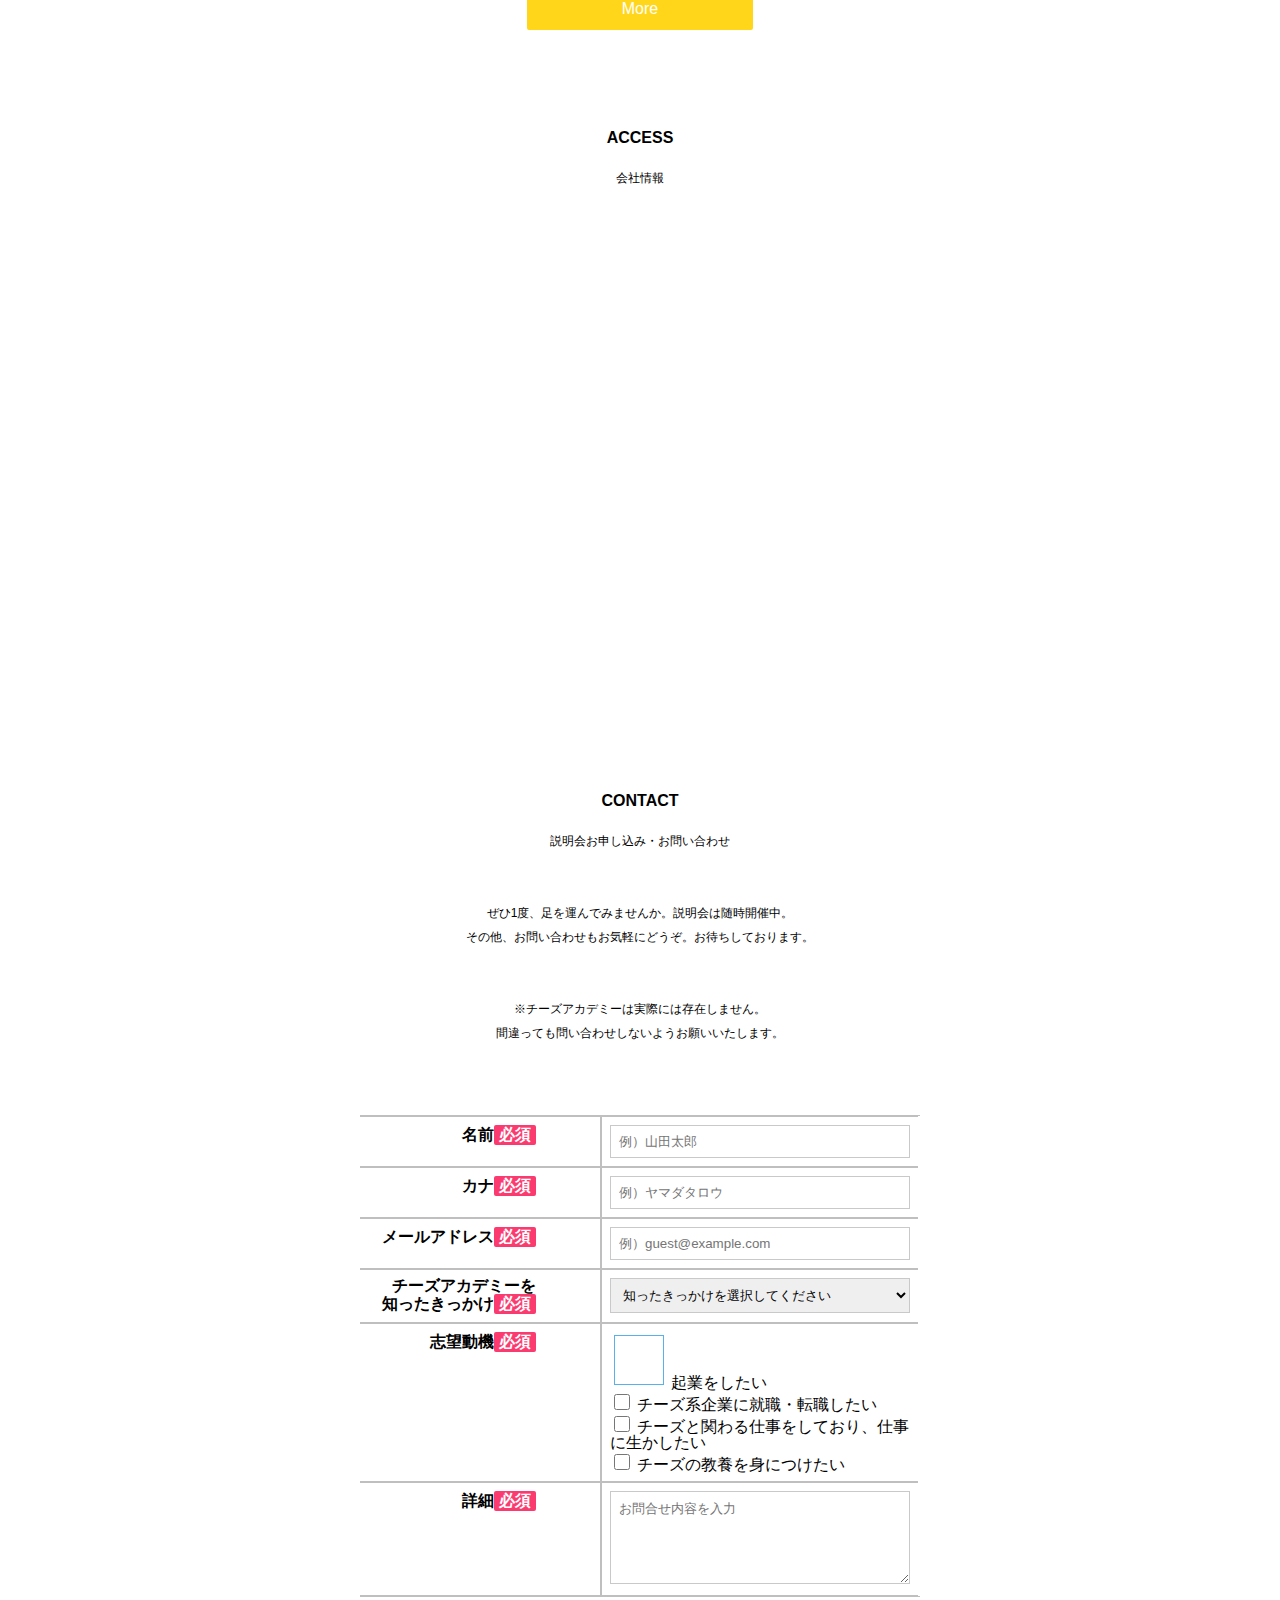
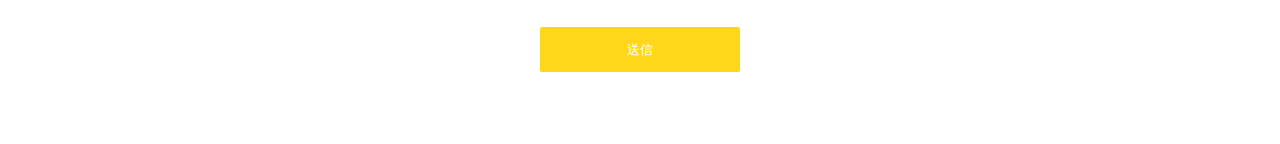
<file: html_name_個人的に作りたかったほう/index.html>
<!DOCTYPE html>
<html lang="ja">
<!-- 最初の設定は終わっています　必要な方は触ってください -->

<head>
  <meta charset="UTF-8">
  <meta name="viewport" content="width=device-width, initial-scale=1.0">
  <meta http-equiv="X-UA-Compatible" content="ie=edge">
  <title>無償コーチングします！クライアント募集</title>
  <link rel="stylesheet" href="css/reset.css">
  <link rel="stylesheet" href="css/style.css">
</head>
<!-- 最初の設定は終わっています　必要な方は触ってください -->

<body>
  <!-- この中に記述していく -->
  <!-- ここから下にコードを書く -->
  <div class="">
    <h1 class="logo">
      <img src="img/unnamed.gif" alt="Cheese Academy Tokyo">
    </h1>
    <div class="wrap">

      <ul class="note_wrap">
        <li class="nav-item">コーチング<br />とは？</li>
        <li class="nav-item">COURSE</li>
        <li class="nav-item">NEWS</li>
        <li class="nav-item">ACCESS</li>
        <li class="nav-item">CONTACT</li>
      </ul>
    </div>
  </div>
  <!-- メインセクション -->
  <section id="main_visual">
    <div class="">
      <!-- <div class="inner"> -->
      <div class="backimage">
        <h2 class="catch">無償コーチングします！<br />クライアント募集中</h2>
      </div>
    </div>
    <!-- <img src="img/mainbg.png" alt="mainbg"> -->
  </section>

  <div class="plain-class">
    <h3 class="font-yellow">コーチングとは？</h3>
    <p class="plain-text">コーチングとは、自発的行動を促進するコミュニケーションと定義されています。コーチングは組織のマネジメントにおける人材開発手法として、多くの企業・組織が、人材開発、リーダー育成、組織開発のために導入されています。（コーチ・エイより）</p>
  </div>

  <div class="container1">
    <!-- <div class="row">
      <img src="img/about_04.jpg" alt="about_04" class="quote">
      <img src="img/about_03.jpg" alt="about_04" class="quote">
      <img src="img/about_02.jpg" alt="about_04" class="quote">
      <img src="img/about_01.jpg" alt="about_04" class="quote">
    </div> -->

    <div class="row">
      <div class="col">
        <img src="img/about_04.jpg" alt="about_04" class="quote">
        <img src="img/about_03.jpg" alt="about_03" class="quote">
        <img src="img/about_02.jpg" alt="about_02" class="quote">
        <img src="img/about_01.jpg" alt="about_01" class="quote">
      </div>
    </div>


  </div>
  </div>

  <div class="plain-class">
    <h3>Course</h3>
    <p class="plain-text">未経験からでもスタートができるよう、カリキュラムは多くの専門家や<br />
      現役チーズ職人のアドバイスのもと、作られました。</p>
  </div>

  <!-- 2段写真1 -->
  <section class="wrapper">
    <div class="container-img">
      <div class="content">
        <div class="content-item">
          <img src="img/about_04.jpg" class="image">
        </div>
        <div class="content-item">
          <div class="text">
            <h2 class="heading">VISION</h2>
            <p>テキストテキストテキストテキストテキストテキストテキストテキストテキストテキストテキストテキストテキストテキストテキストテキストテキストテキストテキストテキスト</p>
          </div>
        </div>
      </div>
  </section>


  <!-- 2段写真2-右 -->
  <section class="right">
    <div class="container-img">
      <div class="content-right">
        <div class="content-item">
          <img src="img/about_03.jpg" class="image">
        </div>
        <div class="content-item">
          <div class="text">
            <h2 class="heading">VISION</h2>
            <p>テキストテキストテキストテキストテキストテキストテキストテキストテキストテキストテキストテキストテキストテキストテキストテキストテキストテキストテキストテキスト</p>
          </div>
        </div>
      </div>
  </section>


  <!-- 2段写真3 -->
  <section class="wrapper">
    <div class="container-img">
      <div class="content">
        <div class="content-item">
          <img src="img/about_02.jpg" class="image">
        </div>
        <div class="content-item">
          <div class="text">
            <h2 class="heading">VISION</h2>
            <p>テキストテキストテキストテキストテキストテキストテキストテキストテキストテキストテキストテキストテキストテキストテキストテキストテキストテキストテキストテキスト</p>
          </div>
        </div>
      </div>
  </section>


  <!-- 2段写真4 -->
  <section class="right">
    <div class="container-img">
      <div class="content-right">
        <div class="content-item">
          <img src="img/about_01.jpg" class="image">
        </div>
        <div class="content-item">
          <div class="text">
            <h2 class="heading">VISION</h2>
            <p>テキストテキストテキストテキストテキストテキストテキストテキストテキストテキストテキストテキストテキストテキストテキストテキストテキストテキストテキストテキスト</p>
          </div>
        </div>
      </div>
  </section>

  </div>


  <!-- TODO:hoverつける -->
  <section class="news">
    <div class="container">
      <div class="content">
        <h3 class="font-yellow">NEWS</h3>
        <div class="">
        <!-- <div class="plain-class"> -->
          <p class="plain-text">ニュース</p>
        </div>
        <div class="list">
          <div class="list-item">
            <img src="img/news_img.jpg" class="image">
            <div class="text">テキストテキストテキストテキストテキストテキストテキストテキストテキストテキストテキストテキストテキスト</div>
          </div>
          <div class="list-item">
            <img src="img/news_img.jpg" class="image">
            <div class="text">テキストテキストテキストテキストテキストテキストテキストテキストテキストテキストテキストテキストテキスト</div>
          </div>
          <div class="list-item">
            <img src="img/news_img.jpg" class="image">
            <div class="text">テキストテキストテキストテキストテキストテキストテキストテキストテキストテキストテキストテキストテキスト</div>
          </div>
        </div>
        <div id="hover" class="button">More
          <!-- <a target="" rel="" class="" href="">
            <span class="plain-text">ポートフォリオ一覧</span>
          </a> -->
        </div>
      </div>
    </div>
  </section>

  <div class="plain-class">
    <h3>ACCESS</h3>
    <p class="plain-text">会社情報</p>
    <div class="map">
      <iframe
      src="https://www.google.com/maps/embed?pb=!1m18!1m12!1m3!1d103724.53834895315!2d139.58199966249998!3d35.66735300000001!2m3!1f0!2f0!3f0!3m2!1i1024!2i768!4f13.1!3m3!1m2!1s0x60188d7eaf6941cf%3A0x4d0182e5dea5e6cb!2sChees%20ACADEMY%20TOKYO!5e0!3m2!1sja!2sjp!4v1655221797489!5m2!1sja!2sjp"
      width="100%" height="450" style="border:0;" allowfullscreen="" loading="lazy"
      referrerpolicy="no-referrer-when-downgrade"></iframe>
    </div>
  </div>


<section id="contact" class="contact">
  <div class="form-wrapper">
    <form action="confirm.php" method="post" name="form" onsubmit="return validate()">
      <h3>CONTACT</h3>
      <p class="plain-text">説明会お申し込み・お問い合わせ<br />
        <br />
        <br />
        ぜひ1度、足を運んでみませんか。説明会は随時開催中。<br />
        その他、お問い合わせもお気軽にどうぞ。お待ちしております。<br />
        <br />
        <br />
        ※チーズアカデミーは実際には存在しません。<br />
        間違っても問い合わせしないようお願いいたします。
      </p>
      <div class="form">

        <dl class="form-inner">
          <dt class="form-title">
            <label>名前<span class="necessary">必須</span></label>
          </dt>
          <dd class="form-item">
            <input type="text" name="name" placeholder="例）山田太郎" value="" class="form-parts">
          </dd>
          <dt class="form-title">
            <label>カナ<span class="necessary">必須</span></label>
          </dt>
          <dd class="form-item">
            <input type="text" name="furigana" placeholder="例）ヤマダタロウ" value="" class="form-parts">
          </dd>
          <dt class="form-title">
            <label>メールアドレス<span class="necessary">必須</span></label>
          </dt>
          <dd class="form-item">
            <input type="text" name="email" placeholder="例）guest@example.com" value="" class="form-parts">
          </dd>
          <dt class="form-title">
            <label>チーズアカデミーを<br />知ったきっかけ<span class="necessary">必須</span></label>
          </dt>
          <dd class="form-item">
            <select name="item" class="form-parts">
              <option value="" class="form-parts">知ったきっかけを選択してください</option>
              <option value="1">google検索</option>
              <option value="2">SNS</option>
              <option value="3">紹介</option>
              <option value="4">たまたま通りかかった</option>
              <option value="5">その他</option>
            </select>
          </dd>
          <dt class="form-title">
            <label>志望動機<span class="necessary">必須</span></label>
          </dt>
          <dd class="form-item">
            <label for="1"><input type="checkbox" name="hook" class="checkbox" value="1" id="1" checked> 起業をしたい<br /></label>
            <label for="2"><input type="checkbox" name="hook" class="checkbox" id="2" value="2"> チーズ系企業に就職・転職したい<br /></label>
            <label for="3"><input type="checkbox" name="hook" class="checkbox" id="3" value="3"> チーズと関わる仕事をしており、仕事に生かしたい<br /></label>
            <label for="4"><input type="checkbox" name="hook" class="checkbox" id="4" value="4"> チーズの教養を身につけたい<br /></label>
          </dd>
          <dt class="form-title">
            <label>詳細<span class="necessary">必須</span></label>
          </dt>
          <dd class="form-item">
            <textarea name="content" rows="5" placeholder="お問合せ内容を入力" class="form-parts"></textarea>
          </dd>
        </dl>
      </div>
      <button type="submit" class="button button-submit">送信</button>
    </form>  
  </section>


    <!-- ここから上にコードを書く -->
    <!-- この中に記述していく -->
    <script src="https://code.jquery.com/jquery-3.2.1.min.js"></script>
    <script src="js/main.js"></script>
</body>

</html>
</file>
<file: 18_matsuoka/css/style.css>
/* ここから下に記載していく */

/* 共通設定 */

* {
    box-sizing: border-box;
}

body{
    line-height: 25px;
    font-family:'メイリオ', 'Meiryo', sans-serif;
}

.title-color {
    color:#ffd61a;
}

a,a:hover,a:visited{
    color: inherit;
}

/* ヘッダー */

.wrap {
    max-width:1200px;
    margin : 0 auto;
    color:#222;
}

header {
    display:flex;
}

.nav {
    display: flex;
    margin:0 0 0 auto;
}

/* メモ：align-itemsのデフォルトがstretchなのでこれをやらないと画像が伸びる
https://moshashugyo.com/media/flexbox-img-extend */
.logo {
    align-self: center;
}

.nav >li {
    padding:50px 25px;
    font-size: 21px;
}

a {
    text-decoration: none;
}

/* トップ画像 */

.mainvisual {
    position:relative; 
    background-image: url("../img/mainbg.png");
    background-size: cover;
    padding-top: 38%;
    /* メモ：画像はもともと高さが無い。高さを可変にするための方法 */
    /* https://qiita.com/mame_hashbill/items/792379ad2ce9c764e0cb */
}


.title-char {
    /* この設定で背景文字を真ん中にできているが、理由わかってない。。 */
    position:absolute;
    flex-direction: column;
    color:#fff;
    display:flex;
    justify-content: center;
    align-items: center;
    top:38%;
    left:19%;
}

.title-char h1 {
    font-size:48px;
    font-weight: bold;
}

.title-char h2 {
    padding-top:30px;
    font-size:36px;
}

/* ABOUT */

.about {
    display: flex;
    flex-direction: column;
    justify-content: center;
    align-items: center;
    font-size: 16px;
}

.about h3 {
    font-size: 24px;
    padding-top:60px;
    padding-bottom:30px;
    font-weight: bold;
}

.about h4{
    font-size: 18px;
    padding-top: 30px;
    padding-bottom: 60px;
}

.summary {
    padding: 40px 0;
}

.about-img {
    padding-top: 80px;
    display: flex;
    flex-flow: row-reverse;
    justify-content: center;
    align-items: center;
}

.about-img img {
    width: 25%;
}

/* COURSE */

.course h3 {
    font-size: 24px;
    padding-top:60px;
    padding-bottom:30px;
    font-weight: bold;
}

.course {
    display: flex;
    flex-direction: column;
    justify-content: center;
    align-items: center;
}

.course-wraps {
    padding-top: 60px;
    display: flex;
    flex-wrap: wrap;
}

.course-part {
    width: 50%;
    background-color:#fafafa;
    display: flex;
    flex-direction: column;
    justify-content: center;
    align-items: left;
}

.course-part img {
    width: 100%;
}

.course-part h4 {
    padding-bottom: 40px;
    font-size: 18px;
    font-weight: bold;
}

.part-text {
    padding-left: 50px;
    width: 430px;
}   

.part-text {
    padding-right: 50px;
    width: 430px;
}

.set-right {
    align-self: flex-start;
}

.set-left {
    align-self: flex-end;
}


/* NEWS */


.news {
    display: flex;
    flex-direction: column;
    justify-content: center;
    align-items: center;
    font-size: 16px;
}

.news h3 {
    font-size: 24px;
    padding-top:60px;
    padding-bottom:30px;
    font-weight: bold;
}

.news h4 {
    font-size: 18px;
    padding-bottom:60px;
}

.news-img-wraps {
    display: flex;
    justify-content: center;
    align-items: center;
    column-gap: 30px;
}

.news-part {
    width:300px;
}

.news-part:hover {
    background-color: #ffc9d7;
    }

.date-part {
    font-size: 18px;
    padding-top:30px;
    padding-bottom:24px;
}

.text-part {
    font-size:16px;
}

.cta-btn {
    background-color:#ffd61a;
    width:300px;
    height:60px;
    color:rgb(214, 208, 208);
    font-size: 18px;
    margin: 0 auto;
    display: flex;
    justify-content: center;
    align-items: center;
}

.more-btn {
    margin-top:60px;
    margin-bottom:60px;
}


.cta-btn:hover{
    background-color:#ffc9d7;
}

/* ACCESS */
.access {
    background-color:#fafafa;
    display: flex;
    flex-direction: column;
    justify-content: center;
    align-items: center;
    padding-bottom: 60px;
}

.access >h3 {
    font-size: 24px;
    font-weight: bold;
    padding-top: 60px;
    padding-bottom: 30px;
}

.access >h4 {
    padding-bottom: 60px;
}

.info-wraps {
    /* 微妙に左にずれているが、うまく中央にできなかった。。 */
    display: flex;
    flex-wrap: wrap;
    margin: 0 auto;
    row-gap: 30px;
    margin-top: 60px;
    justify-content: center;
    align-items: center;
    width: 50%;
}

.item-name{
    width: 30%;
    height: 50px;
}

.item-text {
    width: 70%;
    height: 50px;
}

/* CONTACT */

.contact {
    display: flex;
    flex-direction: column;
    justify-content: center;
    align-items: center;
    padding-bottom: 60px;
}

.contact > h3{
    font-size: 24px;
    font-weight: bold;
    padding-top: 60px;
    padding-bottom: 30px;
}

.contact > h4 {
    font-size: 18px;
    padding-top: 30px;
    padding-bottom: 30px;
}

.note {
    padding-top: 30px;
    padding-bottom: 70px;
}

.form-wraps{
    display: flex;
    flex-wrap: wrap;
    width: 640px;
    justify-content: center;
    align-items: stretch;
    margin: 0 auto;
}

.form-name {
    width: 37.5%;
    border-top: 1px solid #bfbfbf;
    border-right: 1px solid #bfbfbf;
    border-bottom: 1px solid #bfbfbf;
    padding-top: 8px;
    padding-bottom: 8px;
}

.form-control {
    width: 62.5%;
    border-top: 1px solid #bfbfbf;
    border-bottom: 1px solid #bfbfbf;
    padding-left: 8px;
    padding-top: 8px;
    padding-bottom: 8px;
    display: flex;
    align-items: center;
}

.form-name > p {
    padding-left: 16px;
}

.check-wraps {
    display: flex;
    flex-wrap: wrap;
    justify-content: center;
    align-items: center;
    row-gap: 24px;
};

.checkbox {
    width: 5%;
}

.reason-for-datail{
    width: 95%;
}

/* フッター */
.send-btn {
    margin-top: 30px;
    margin-bottom: 140px;
}

footer {
    text-align: center;
    background-color: #707070;
    padding-top: 30px;
    padding-bottom: 30px;
    color: #fff;
}
</file>
<file: html_name_00/css/style.css>
/* ここから下に記載していく */
/* body {
    color: #000;
    font-family: 'Hiragino Kaku Gothic Pro','ヒラギノ角ゴ Pro W3','メイリオ',Meiryo,'ＭＳ Ｐゴシック',sans-serif;
    background: #fff;
    font-size: 16px;
    font-weight: 400;
    line-height: 1.6;
    margin: 0;
    padding: 0;
} */
body {
    display: block;
    margin: 8px;
    font-family: "Yu Gothic Medium", "游ゴシック Medium", YuGothic, "游ゴシック体", "ヒラギノ角ゴ Pro W3", "メイリオ", sans-serif;
}

/* ロゴ */
.logo {
    padding: 10px 0px;
    /* align-items: center;
        justify-content: center; */
    /* position: relative;
        */
    float: left;
}

/* ロゴの横のリスト */
.note_wrap {
    /* float: right; */
    /* これからはFloatでなくてdisplay:flex */
    display: flex;
    padding: 50px 20px;
}

.nav-item {
    /* Wrapperのなかで２０％ */
    width: 20%;
    text-align: center;
}

/* .clearfix:after {
            content: '';
    display: table;
    clear: both;
} */
/* .inner { */
/* width: 100%;
    margin: 0 auto; */
/* float: left; */
/* } */


/* 背景写真 */
.backimage {
    background: url(../img/mainbg.png);
    /* background-size: 100% 100%; */
    /* ↓つけたし */
    background-repeat: no-repeat;
    background-size: cover;
    background-position: center center;
    align-items: center;
    justify-content: center;
    vertical-align: middle;
    /* background-size: 1365px 500px; */
    /* width: 100%; */
    height: 300px;
    /* -webkit-animation: IndexPortfolio_portfolio-slide__jZhhw 40s linear infinite;
        animation: IndexPortfolio_portfolio-slide__jZhhw 40s linear infinite;
        margin: 1rem 0; */
}


/* 写真の上のフォント */
.catch {
    /* 中央ぞろえこれでいいんかな↓ */
    padding: 100px 0 100px;
    font-size: 24px;
    line-height: 2;
    text-align: center;
    color: #FFF;
    font-weight: bold;
}

#main_visual {
    /* 写真の下にちょっと色つけてみたかった */
    padding-bottom: 10px;
    background: #ffd61a;
}

/* 繰り返し使う見出し */
h3 {
    text-align: center;
    font-weight: bold;
}

/* 見出しのうち黄色いやつ */
.font-yellow {
    color: #ffd61a;
    font-weight: bold;
}

/* 繰り返しつかう見出しのクラス */
.plain-class {
    margin: 60px 0 50px
        /* margin: 3rem 0 2.5rem */
}

.plain-text {
    /* ここにPaddingつけてしまった　まあこれでいいのか */
    padding-top: 20px;
    font-size: 12px;
    line-height: 2;
    text-align: center;
}

/* 謎の４連続写真 */
.container1 {
    display: block;
    /* margin: 10px 10px; */
    /* margin: 0 auto; */
    /* max-width: 800px; */
    /* padding: 0 2.0rem; */
    width: 100%;
    /*幅を指定*/
    /* position: relative; */
}

/* 写真の幅を全体の４分の１ずつにする */
.quote {
    width: 25%;
}

.row {
    /* display: block; */
    /* display: inline-block; */
    /* flex-wrap: wrap; */
    /* flex-direction: row; */
    /* padding: 10px;
    position: min-content */
    width: 100%;
    /* max-width: 800px; */
}
/* いろいろこねくり回したが１行だけ・・・ */
.col {
    display: flex;
    /* width: 100%; */
    /* float: left; */
    /* 
        padding-bottom: 60px;
    display: inline-block; */
    /* flex: 1 1 auto;
    margin-left: 10px;
    max-width: 100%;
    width: 100%; */
}

/* 2段写真　左側 */
@media (min-width: 992px) {
    .wrapper .container-img .content {
        /* .wrapper .container-img .content .content-right { */
        display: flex;
        align-items: center;
        justify-content: center;
        background-color: #fafafa;
    }
}

@media (min-width: 992px) {
    .wrapper .content-item {
        width: 50%;
    }
}

/* PC時のみ順番を入れ替える */
/* @media (min-width: 300px) {
    .wrapper .content-right {
        flex-direction:row-reverse;
    }
} */
.wrapper .image {
    display: block;
    width: 100%;
    /* max-width:100%; */
    margin: 0px auto;
}

/* 2段写真のテキスト */
.wrapper .text {
    padding: 50px;
}

.wrapper .text .heading {
    margin: 0px 0px 40px 0px;
    /* margin:0px 0px 40px 0px; */
    font-size: 24px;
    font-weight: normal;
    text-align: center;
    font-weight: bold;
}


/* 2段写真　右側 */
/* container */
.right {
    width: 100%;
    background-color: #fafafa;
}

.right .container-img {
    /* max-width:1000px; */
    /* width:100%; */
    margin: 0px auto;
    /* padding:80px 0px; */
}

/* content */
@media (min-width: 992px) {
    .right .container-img .content-right {
        display: flex;
        align-items: center;
        justify-content: center;
        width: 100%;
    }
}

/* PC時のみ順番を入れ替える */
@media (min-width: 992px) {
    .right .content-right {
        flex-direction: row-reverse;
    }
}

.right .content-item {
    width: 100%;
}

@media (min-width: 992px) {
    .right .content-item {
        width: 50%;
    }
}

.right .image {
    display: block;
    width: 100%;
    /* max-width:100%; */
    margin: 0px auto;
}

.right .text {
    padding: 50px;
}

.right .text .heading {
    margin: 0px 0px 40px 0px;
    font-size: 24px;
    font-weight: normal;
    text-align: center;
    font-weight: bold;
}

/* NEWS */
/* container */
.news {
    width: 100%;
}

.news .container {
    max-width: 1000px;
    margin: 0px auto;
    padding: 40px 0 40px 0;
}

/* content */
.news .content .heading {
    margin: 0px 0px 40px 0px;
    font-size: 24px;
    font-weight: normal;
    text-align: center;
}

@media (min-width: 992px) {
    .news .content .list {
        display: flex;
        align-items: center;
        justify-content: center;
    }
}

.news .content .list-item {
    margin: 0px 0px;
    padding: 30px 0px 30px 0px;
    text-align: center;
}

@media (min-width: 992px) {
    .news .content .list-item {
        margin: 0px;
        width: calc(100% / 3);
    }
}

.news .content .list-item .image {
    display: block;
    width: 100%;
    max-width: 300px;
    margin: 0px auto 20px auto;
    border-radius: 0%;
}

.news .content .list-item .text {
    line-height: 1.8rem;
    font-size: 0.8rem;
    color: #bfbfbf;
    margin: 0 15px 0 15px;
}

.list-item:hover {
    background-color: #59b1eb;
}

/* ボタン */
.button {
    /* position: relative; */
    width: 200px;
    padding: .7rem;
    border: 2px solid #ffd61a;
    border-radius: 2px;
    display: flex;
    justify-content: center;
    /* align-items: center; */
    /* transition: .15s; */
    color: #fff;
    background-color: #ffd61a;
    /* 中央ぞろえ */
    margin: auto;
}
/* きもさを演出する水色 */
.button:hover {
    background-color: #59b1eb;
}

.button.button-submit {
    appearance: none;
    -webkit-appearance: none;
    -moz-appearance: none;
}

.map {
    padding: 50px 50px 50px 50px;
}

.necessary {
    color: #fff;
    background: #fb3b6f;
    display: inline-block;
    padding: 2px 5px;
    font-size: 10px;
    font-size: 1rem;
    -moz-border-radius: 2px;
    -webkit-border-radius: 2px;
    border-radius: 2px;
    /* position: absolute;
    right: 16px;
    top: 19px; */
}


/* contact */
.contact {
    padding: 0px 0 64px;
}

.form-wrapper {
    max-width: 560px;
    /* 中央ぞろえできる */
    margin: auto;
}

.form-inner {
    display: flex;
    flex-wrap: wrap;
    margin: 70px 0 30px;
    border-top: solid 1px #bfbfbf;
    border-bottom: solid 1px #bfbfbf;
}

.form-title {
    width: 30%;
    /* margin: 0 20px 0 0; */
    font-weight: bold;
    text-align: right;
    /* 中央ぞろえできず */
    /* margin:auto; */
    padding: 8px 64px 8px 8px;
    border-top: solid 1px #bfbfbf;
    border-bottom: solid 1px #bfbfbf;
    border-right: solid 2px #bfbfbf;
    /* border-right-width: 20px; */
}

.form-item {
    padding: 8px;
    width: 53.6%;
    /* margin: 0 0 0 32px; */
    border-top: solid 1px #bfbfbf;
    border-bottom: solid 1px #bfbfbf;
}

.form-parts {
    box-sizing: border-box;
    border: solid 1px #c9c9c9;
    /* font-size: 1.6rem; */
    width: 100%;
    padding: 8px;
}
/* チェックボックスにCSS入れるのもだるいので自分はフレームワーク使いたい */

input[type*="checkbox"] {
    /* appearance: none;
    -webkit-appearance: none; */
    padding: 24px;
    width: 16px;
    height: 16px;
    /* opacity: 0; */
}

input[type*="checkbox"]:checked {
    appearance: none;
    -webkit-appearance: none;
    -moz-appearance: none;
    border: solid 1px #59b1eb;
    content: '';
    /* padding: 24px; */
}
/* input[type=checkbox]:checked + .checkbox::after {
    opacity: 1;
} */
input[type=checkbox]:checked + .checkbox::after {
/* input[type="checkbox"]:checked + label:after { */
    border-right: 2px solid #fff;
    border-bottom: 2px solid #000;
    transform: rotate(45deg);
    appearance: none;
    -webkit-appearance: none;
    -moz-appearance: none;
}

/* .form {
    color: #555;
    background-color: #fff;
    background-image: none;
    border: 1px solid #ccc;
    border-radius: 4px;
} */

/* dl {
    color: red;
    text-align: right;
}

dt {
    color: red;
    text-align: right;
} */

/* form > div input[type=text], form > div input[type=email], form > div textarea, form > div select {
    display: block;
    min-width: 405px;
    max-width: 405px;
    float: right;
    height: 38px;
    padding: 6px 12px;
    font-size: 14px;
    line-height: 1.42857143;
    color: #555;
    background-color: #fff;
    background-image: none;
    border: 1px solid #ccc;
    border-radius: 4px;
    -webkit-box-shadow: inset 0 1px 1px rgba(0,0,0,.075);
    box-shadow: inset 0 1px 1px rgba(0,0,0,.075);
    -webkit-transition: border-color ease-in-out .15s,-webkit-box-shadow ease-in-out .15s;
    -o-transition: border-color ease-in-out .15s,box-shadow ease-in-out .15s;
    transition: border-color ease-in-out .15s,box-shadow ease-in-out .15s;
    margin: 0 15px;
} */
/* body > div label {
    margin-bottom: 0;
    text-align: right;
    width: 145px;
    float: left;
    position: relative;
    min-height: 1px;
    padding-right: 15px;
    padding-left: 15px;
    position: relative;
} */
</file>
<file: html_name_個人的に作りたかったほう/css/style.css>
/* ここから下に記載していく */
/* body {
    color: #000;
    font-family: 'Hiragino Kaku Gothic Pro','ヒラギノ角ゴ Pro W3','メイリオ',Meiryo,'ＭＳ Ｐゴシック',sans-serif;
    background: #fff;
    font-size: 16px;
    font-weight: 400;
    line-height: 1.6;
    margin: 0;
    padding: 0;
} */
body {
    display: block;
    margin: 8px;
    font-family: "Yu Gothic Medium", "游ゴシック Medium", YuGothic, "游ゴシック体", "ヒラギノ角ゴ Pro W3", "メイリオ", sans-serif;
}

/* ロゴ */
.logo {
    padding: 10px 0px;
    /* align-items: center;
        justify-content: center; */
    /* position: relative;
        */
    float: left;
}

/* ロゴの横のリスト */
.note_wrap {
    /* float: right; */
    /* これからはFloatでなくてdisplay:flex */
    display: flex;
    padding: 50px 20px;
}

.nav-item {
    /* Wrapperのなかで２０％ */
    width: 20%;
    text-align: center;
}

/* .clearfix:after {
            content: '';
    display: table;
    clear: both;
} */
/* .inner { */
/* width: 100%;
    margin: 0 auto; */
/* float: left; */
/* } */


/* 背景写真 */
.backimage {
    background: url(../img/pht_coching11.jpg);
    /* background-size: 100% 100%; */
    /* ↓つけたし */
    background-repeat: no-repeat;
    background-size: cover;
    background-position: center center;
    align-items: center;
    justify-content: center;
    vertical-align: middle;
    /* background-size: 1365px 500px; */
    /* width: 100%; */
    height: 300px;
    /* -webkit-animation: IndexPortfolio_portfolio-slide__jZhhw 40s linear infinite;
        animation: IndexPortfolio_portfolio-slide__jZhhw 40s linear infinite;
        margin: 1rem 0; */
}


/* 写真の上のフォント */
.catch {
    /* 中央ぞろえこれでいいんかな↓ */
    padding: 100px 0 100px;
    font-size: 24px;
    line-height: 2;
    text-align: center;
    color: #59b1eb;
    font-weight: bold;
    text-shadow:0.5px 0.5px 0 #bfbfbf, -0.5px -0.5px 0 #bfbfbf,
    -0.5px 0.5px 0 #bfbfbf, 0.5px -0.5px 0 #bfbfbf,
    0px 0.5px 0 #bfbfbf,  0-0.5px 0 #bfbfbf,
    -0.5px 0 0 #bfbfbf, 0.5px 0 0 #bfbfbf;
}

#main_visual {
    /* 写真の下にちょっと色つけてみたかった */
    padding-bottom: 10px;
    background: #59b1eb;
}

/* 繰り返し使う見出し */
h3 {
    text-align: center;
    font-weight: bold;
}

/* 見出しのうち黄色いやつ */
.font-yellow {
    color: #59b1eb;
    font-weight: bold;
}

/* 繰り返しつかう見出しのクラス */
.plain-class {
    margin: 60px 0 50px
        /* margin: 3rem 0 2.5rem */
}

.plain-text {
    /* ここにPaddingつけてしまった　まあこれでいいのか */
    padding-top: 20px;
    font-size: 12px;
    line-height: 2;
    text-align: center;
}

/* 謎の４連続写真 */
.container1 {
    display: block;
    /* margin: 10px 10px; */
    /* margin: 0 auto; */
    /* max-width: 800px; */
    /* padding: 0 2.0rem; */
    width: 100%;
    /*幅を指定*/
    /* position: relative; */
}

/* 写真の幅を全体の４分の１ずつにする */
.quote {
    width: 25%;
}

.row {
    /* display: block; */
    /* display: inline-block; */
    /* flex-wrap: wrap; */
    /* flex-direction: row; */
    /* padding: 10px;
    position: min-content */
    width: 100%;
    /* max-width: 800px; */
}
/* いろいろこねくり回したが１行だけ・・・ */
.col {
    display: flex;
    /* width: 100%; */
    /* float: left; */
    /* 
        padding-bottom: 60px;
    display: inline-block; */
    /* flex: 1 1 auto;
    margin-left: 10px;
    max-width: 100%;
    width: 100%; */
}

/* 2段写真　左側 */
@media (min-width: 992px) {
    .wrapper .container-img .content {
        /* .wrapper .container-img .content .content-right { */
        display: flex;
        align-items: center;
        justify-content: center;
        background-color: #fafafa;
    }
}

@media (min-width: 992px) {
    .wrapper .content-item {
        width: 50%;
    }
}

/* PC時のみ順番を入れ替える */
/* @media (min-width: 300px) {
    .wrapper .content-right {
        flex-direction:row-reverse;
    }
} */
.wrapper .image {
    display: block;
    width: 100%;
    /* max-width:100%; */
    margin: 0px auto;
}

/* 2段写真のテキスト */
.wrapper .text {
    padding: 50px;
}

.wrapper .text .heading {
    margin: 0px 0px 40px 0px;
    /* margin:0px 0px 40px 0px; */
    font-size: 24px;
    font-weight: normal;
    text-align: center;
    font-weight: bold;
}


/* 2段写真　右側 */
/* container */
.right {
    width: 100%;
    background-color: #fafafa;
}

.right .container-img {
    /* max-width:1000px; */
    /* width:100%; */
    margin: 0px auto;
    /* padding:80px 0px; */
}

/* content */
@media (min-width: 992px) {
    .right .container-img .content-right {
        display: flex;
        align-items: center;
        justify-content: center;
        width: 100%;
    }
}

/* PC時のみ順番を入れ替える */
@media (min-width: 992px) {
    .right .content-right {
        flex-direction: row-reverse;
    }
}

.right .content-item {
    width: 100%;
}

@media (min-width: 992px) {
    .right .content-item {
        width: 50%;
    }
}

.right .image {
    display: block;
    width: 100%;
    /* max-width:100%; */
    margin: 0px auto;
}

.right .text {
    padding: 50px;
}

.right .text .heading {
    margin: 0px 0px 40px 0px;
    font-size: 24px;
    font-weight: normal;
    text-align: center;
    font-weight: bold;
}

/* NEWS */
/* container */
.news {
    width: 100%;
}

.news .container {
    max-width: 1000px;
    margin: 0px auto;
    padding: 40px 0 40px 0;
}

/* content */
.news .content .heading {
    margin: 0px 0px 40px 0px;
    font-size: 24px;
    font-weight: normal;
    text-align: center;
}

@media (min-width: 992px) {
    .news .content .list {
        display: flex;
        align-items: center;
        justify-content: center;
    }
}

.news .content .list-item {
    margin: 0px 0px;
    padding: 30px 0px 30px 0px;
    text-align: center;
}

@media (min-width: 992px) {
    .news .content .list-item {
        margin: 0px;
        width: calc(100% / 3);
    }
}

.news .content .list-item .image {
    display: block;
    width: 100%;
    max-width: 300px;
    margin: 0px auto 20px auto;
    border-radius: 0%;
}

.news .content .list-item .text {
    line-height: 1.8rem;
    font-size: 0.8rem;
    color: #bfbfbf;
    margin: 0 15px 0 15px;
}

.list-item:hover {
    background-color: #59b1eb;
}

/* ボタン */
.button {
    /* position: relative; */
    width: 200px;
    padding: .7rem;
    border: 2px solid #ffd61a;
    border-radius: 2px;
    display: flex;
    justify-content: center;
    /* align-items: center; */
    /* transition: .15s; */
    color: #fff;
    background-color: #ffd61a;
    /* 中央ぞろえ */
    margin: auto;
}
/* きもさを演出する水色 */
.button:hover {
    background-color: #59b1eb;
}

.button.button-submit {
    appearance: none;
    -webkit-appearance: none;
    -moz-appearance: none;
}

.map {
    padding: 50px 50px 50px 50px;
}

.necessary {
    color: #fff;
    background: #fb3b6f;
    display: inline-block;
    padding: 2px 5px;
    font-size: 10px;
    font-size: 1rem;
    -moz-border-radius: 2px;
    -webkit-border-radius: 2px;
    border-radius: 2px;
    /* position: absolute;
    right: 16px;
    top: 19px; */
}


/* contact */
.contact {
    padding: 0px 0 64px;
}

.form-wrapper {
    max-width: 560px;
    /* 中央ぞろえできる */
    margin: auto;
}

.form-inner {
    display: flex;
    flex-wrap: wrap;
    margin: 70px 0 30px;
    border-top: solid 1px #bfbfbf;
    border-bottom: solid 1px #bfbfbf;
}

.form-title {
    width: 30%;
    /* margin: 0 20px 0 0; */
    font-weight: bold;
    text-align: right;
    /* 中央ぞろえできず */
    /* margin:auto; */
    padding: 8px 64px 8px 8px;
    border-top: solid 1px #bfbfbf;
    border-bottom: solid 1px #bfbfbf;
    border-right: solid 2px #bfbfbf;
    /* border-right-width: 20px; */
}

.form-item {
    padding: 8px;
    width: 53.6%;
    /* margin: 0 0 0 32px; */
    border-top: solid 1px #bfbfbf;
    border-bottom: solid 1px #bfbfbf;
}

.form-parts {
    box-sizing: border-box;
    border: solid 1px #c9c9c9;
    /* font-size: 1.6rem; */
    width: 100%;
    padding: 8px;
}
/* チェックボックスにCSS入れるのもだるいので自分はフレームワーク使いたい */

input[type*="checkbox"] {
    /* appearance: none;
    -webkit-appearance: none; */
    padding: 24px;
    width: 16px;
    height: 16px;
    /* opacity: 0; */
}

input[type*="checkbox"]:checked {
    appearance: none;
    -webkit-appearance: none;
    -moz-appearance: none;
    border: solid 1px #59b1eb;
    content: '';
    /* padding: 24px; */
}
/* input[type=checkbox]:checked + .checkbox::after {
    opacity: 1;
} */
input[type=checkbox]:checked + .checkbox::after {
/* input[type="checkbox"]:checked + label:after { */
    border-right: 2px solid #fff;
    border-bottom: 2px solid #000;
    transform: rotate(45deg);
    appearance: none;
    -webkit-appearance: none;
    -moz-appearance: none;
}

/* .form {
    color: #555;
    background-color: #fff;
    background-image: none;
    border: 1px solid #ccc;
    border-radius: 4px;
} */

/* dl {
    color: red;
    text-align: right;
}

dt {
    color: red;
    text-align: right;
} */

/* form > div input[type=text], form > div input[type=email], form > div textarea, form > div select {
    display: block;
    min-width: 405px;
    max-width: 405px;
    float: right;
    height: 38px;
    padding: 6px 12px;
    font-size: 14px;
    line-height: 1.42857143;
    color: #555;
    background-color: #fff;
    background-image: none;
    border: 1px solid #ccc;
    border-radius: 4px;
    -webkit-box-shadow: inset 0 1px 1px rgba(0,0,0,.075);
    box-shadow: inset 0 1px 1px rgba(0,0,0,.075);
    -webkit-transition: border-color ease-in-out .15s,-webkit-box-shadow ease-in-out .15s;
    -o-transition: border-color ease-in-out .15s,box-shadow ease-in-out .15s;
    transition: border-color ease-in-out .15s,box-shadow ease-in-out .15s;
    margin: 0 15px;
} */
/* body > div label {
    margin-bottom: 0;
    text-align: right;
    width: 145px;
    float: left;
    position: relative;
    min-height: 1px;
    padding-right: 15px;
    padding-left: 15px;
    position: relative;
} */
</file>
